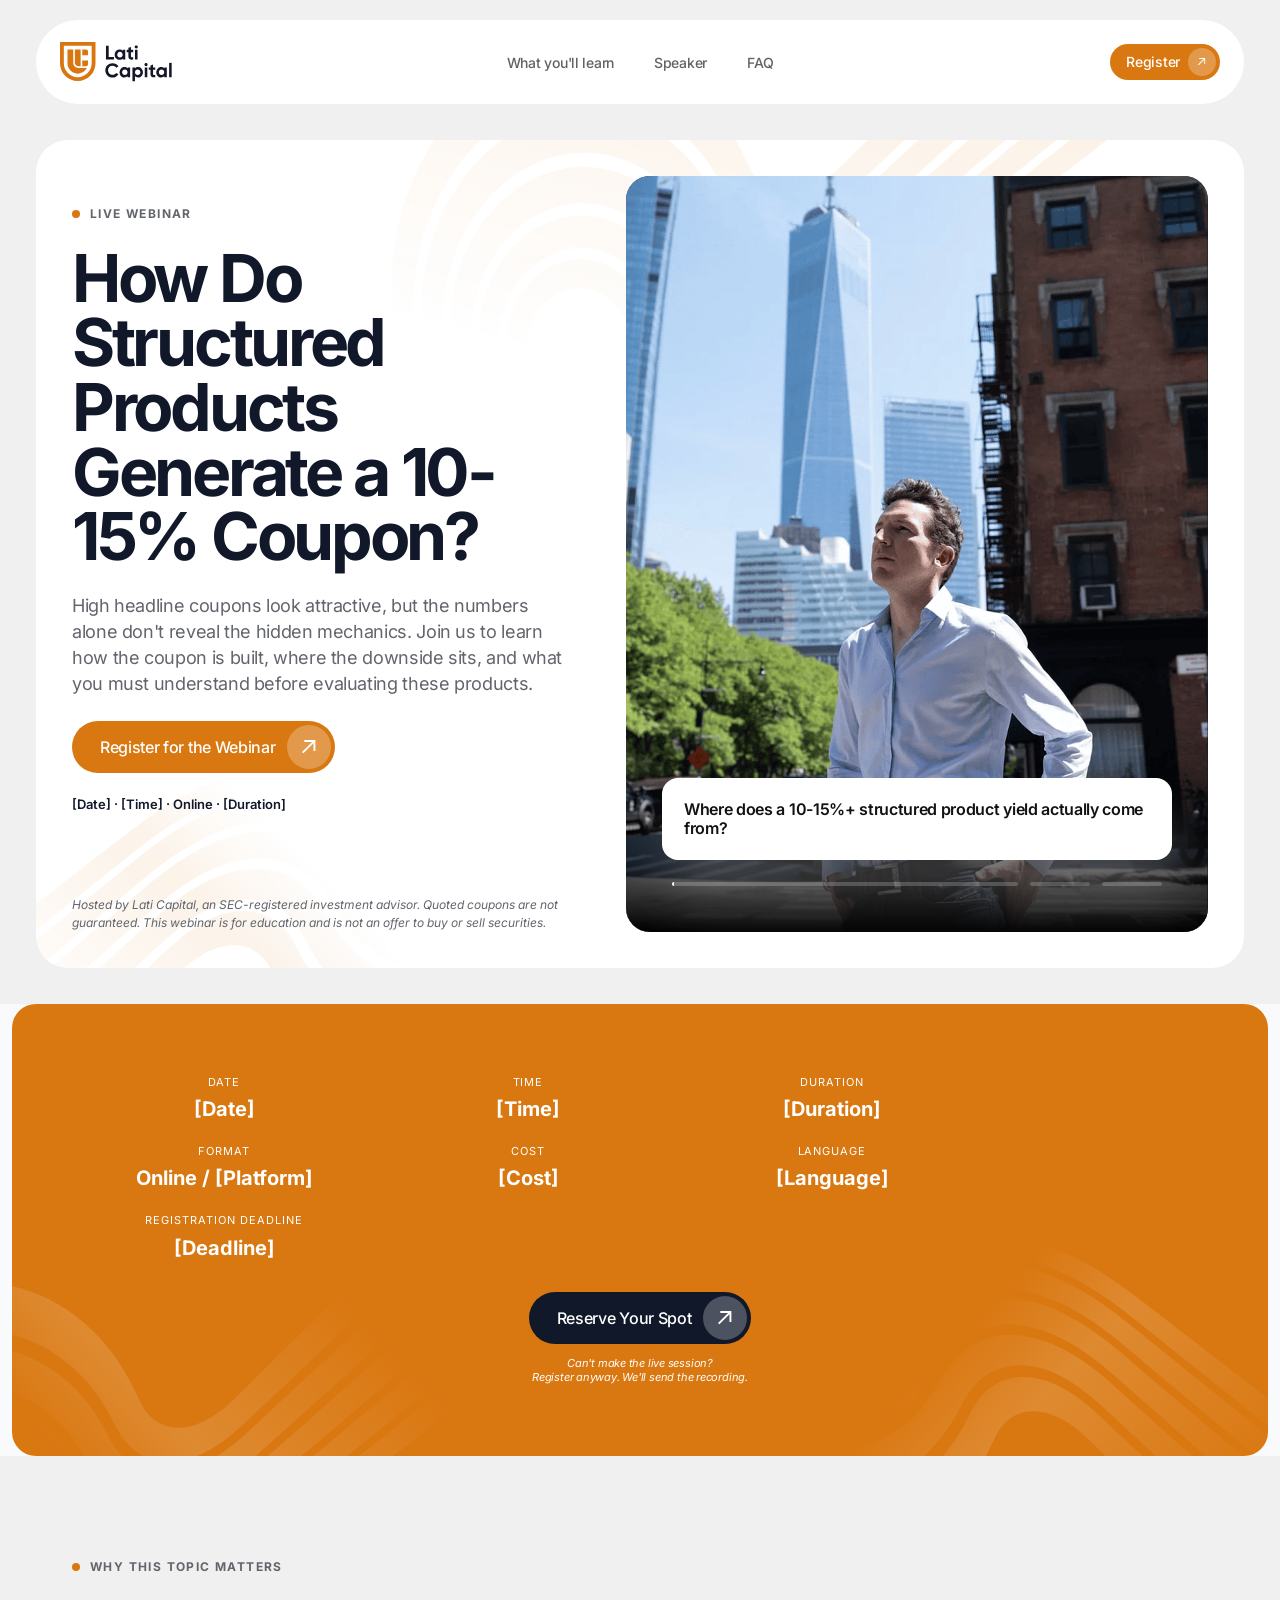
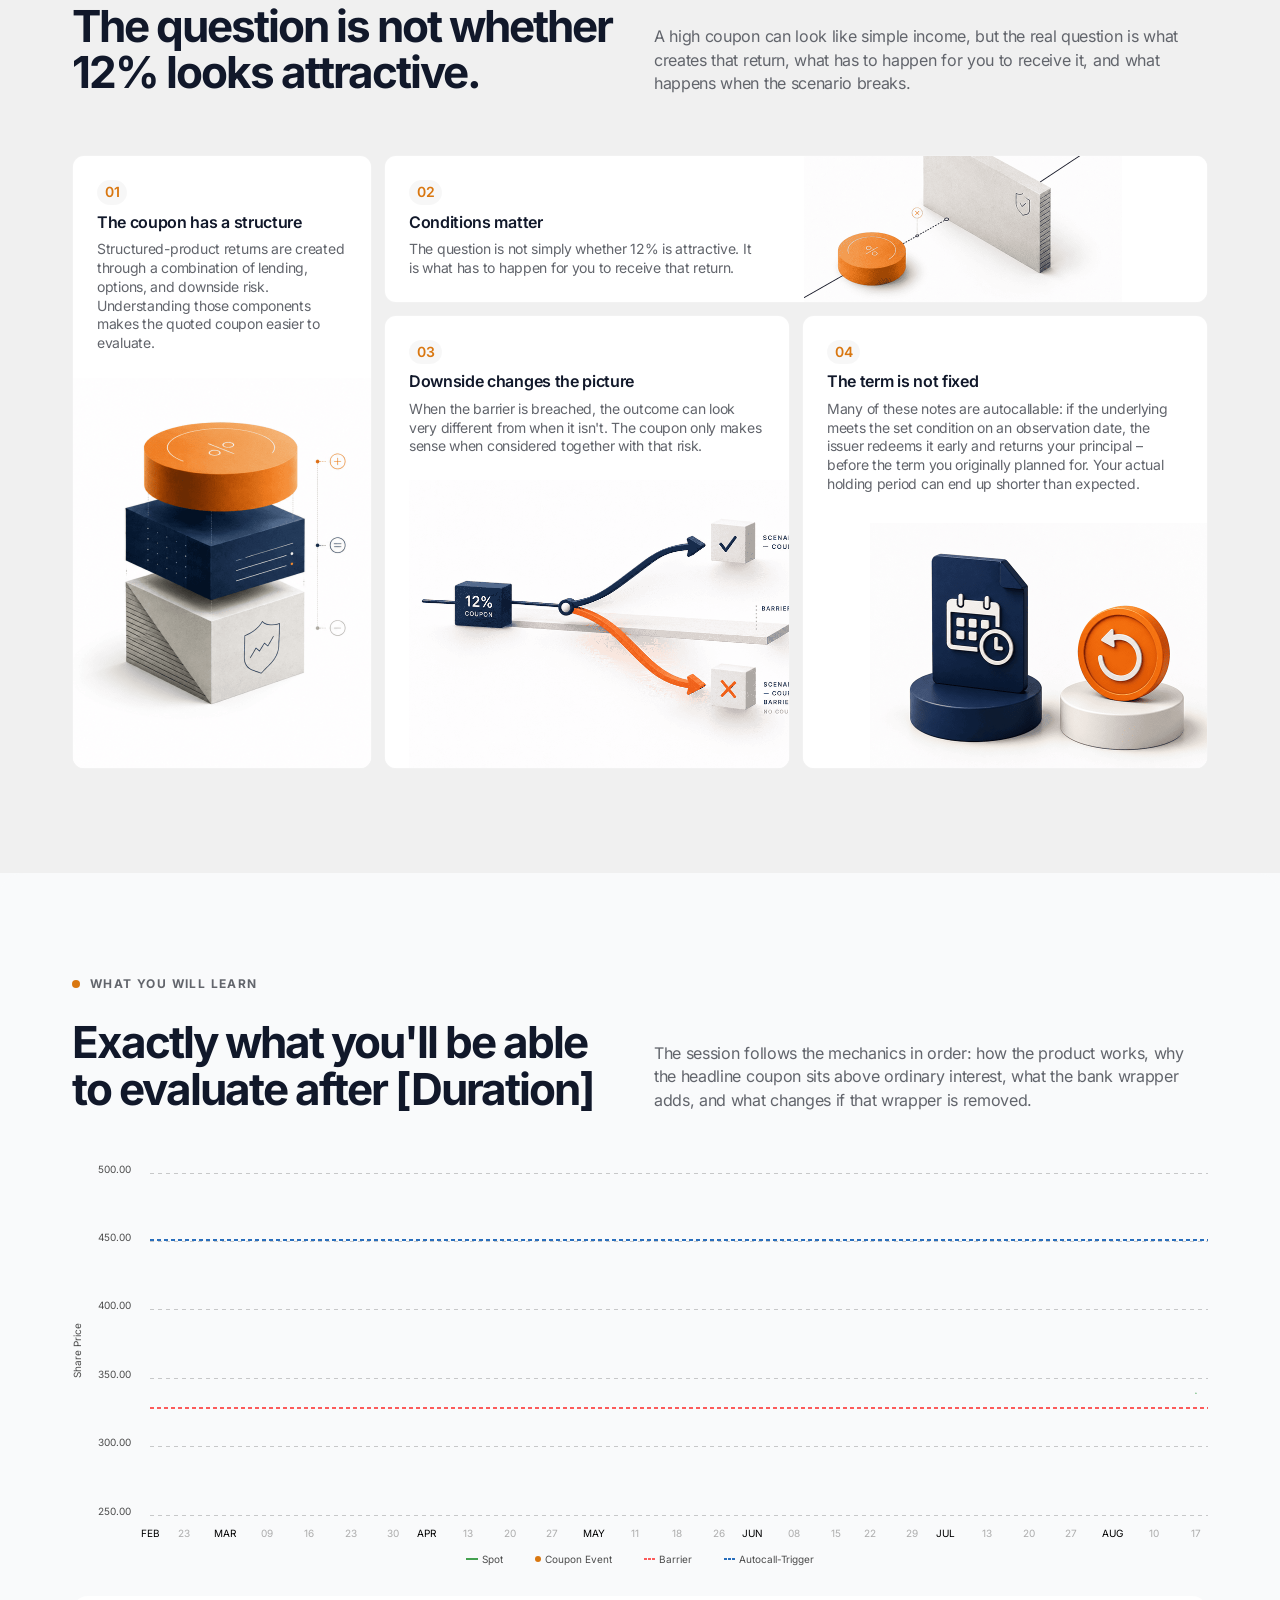
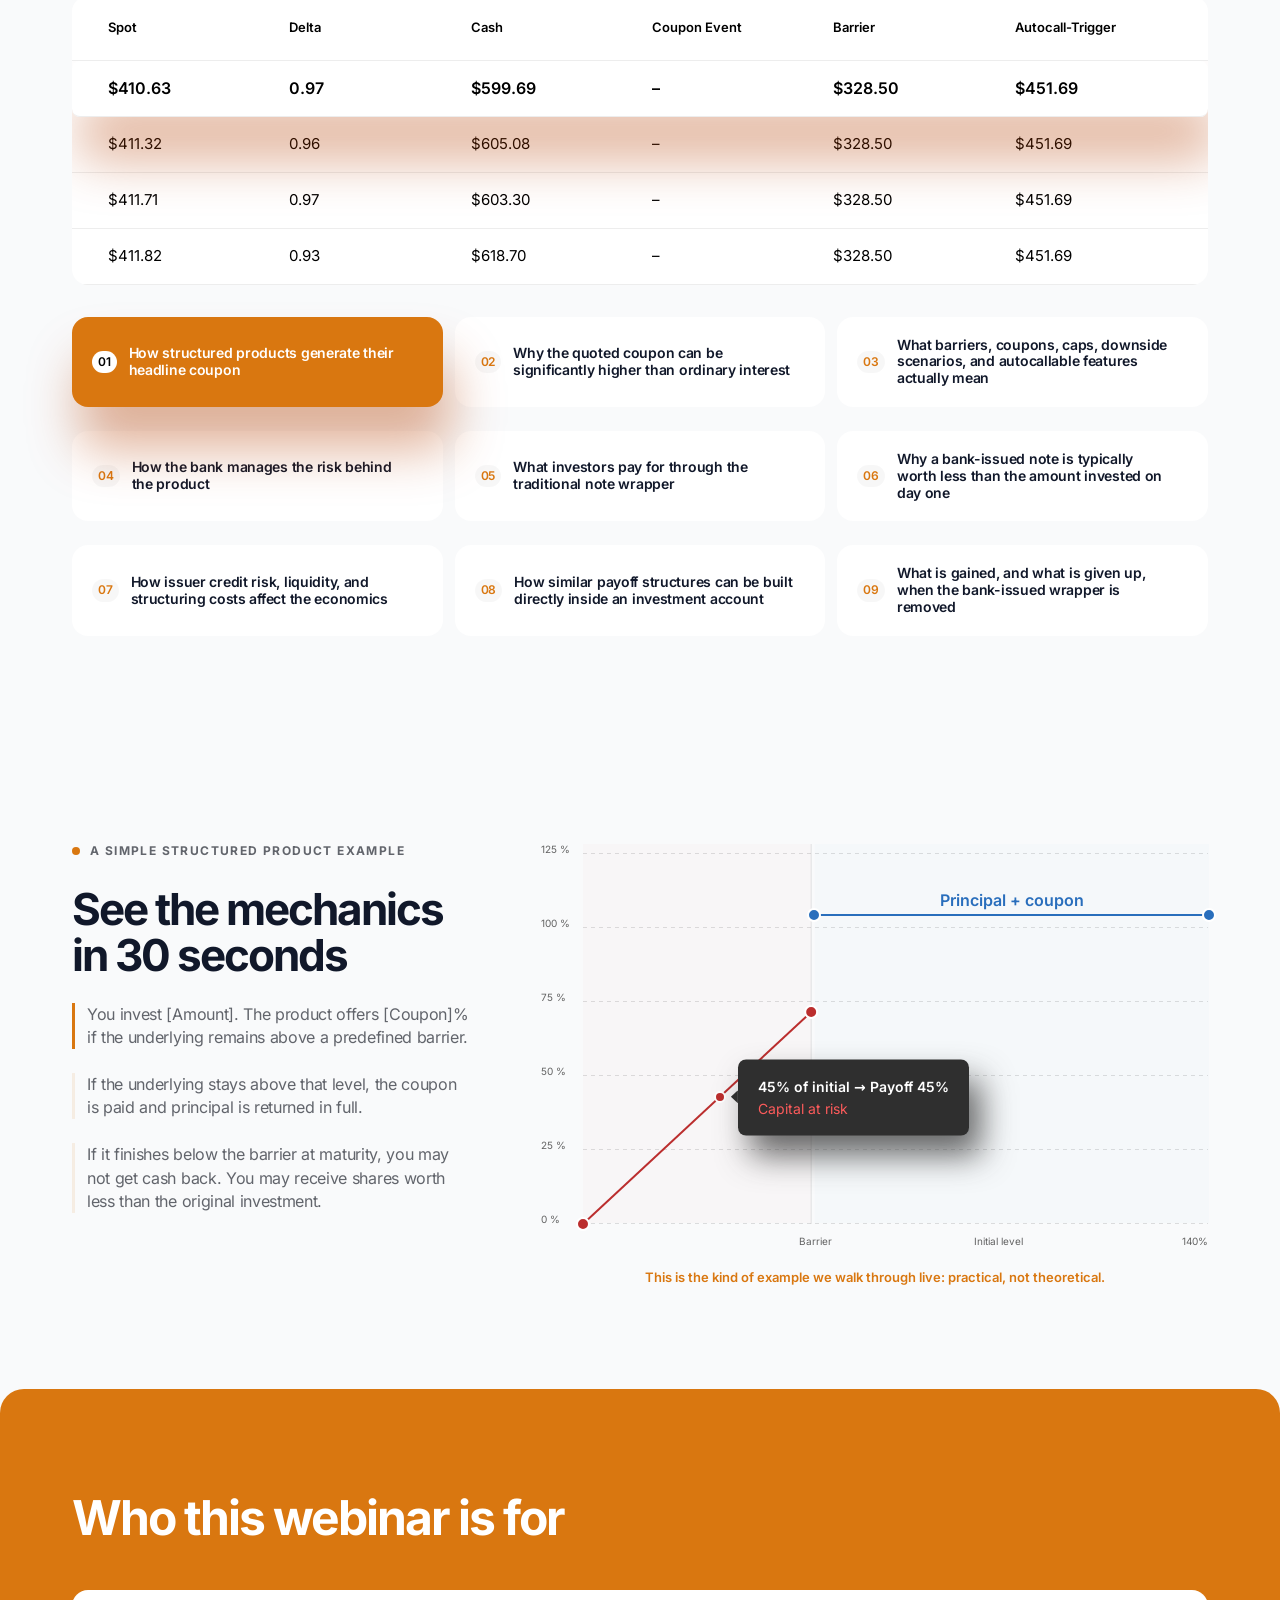
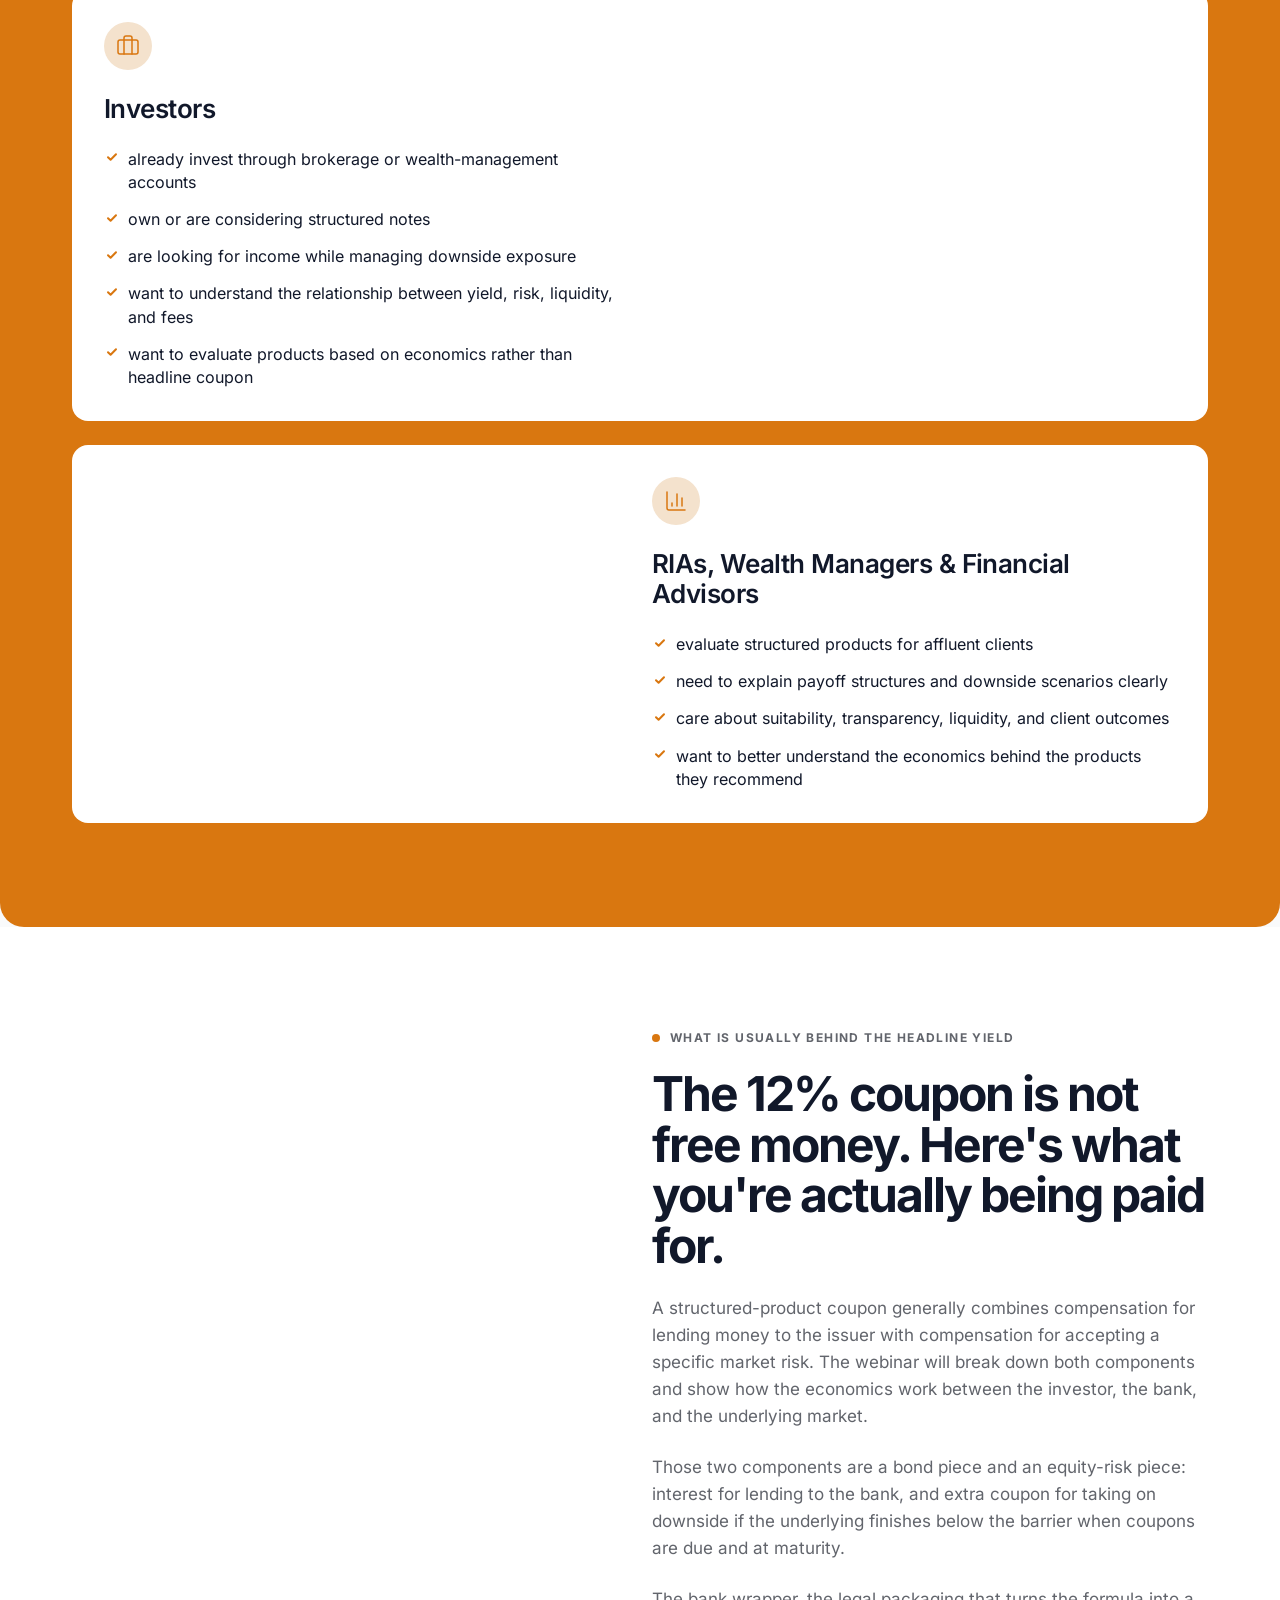
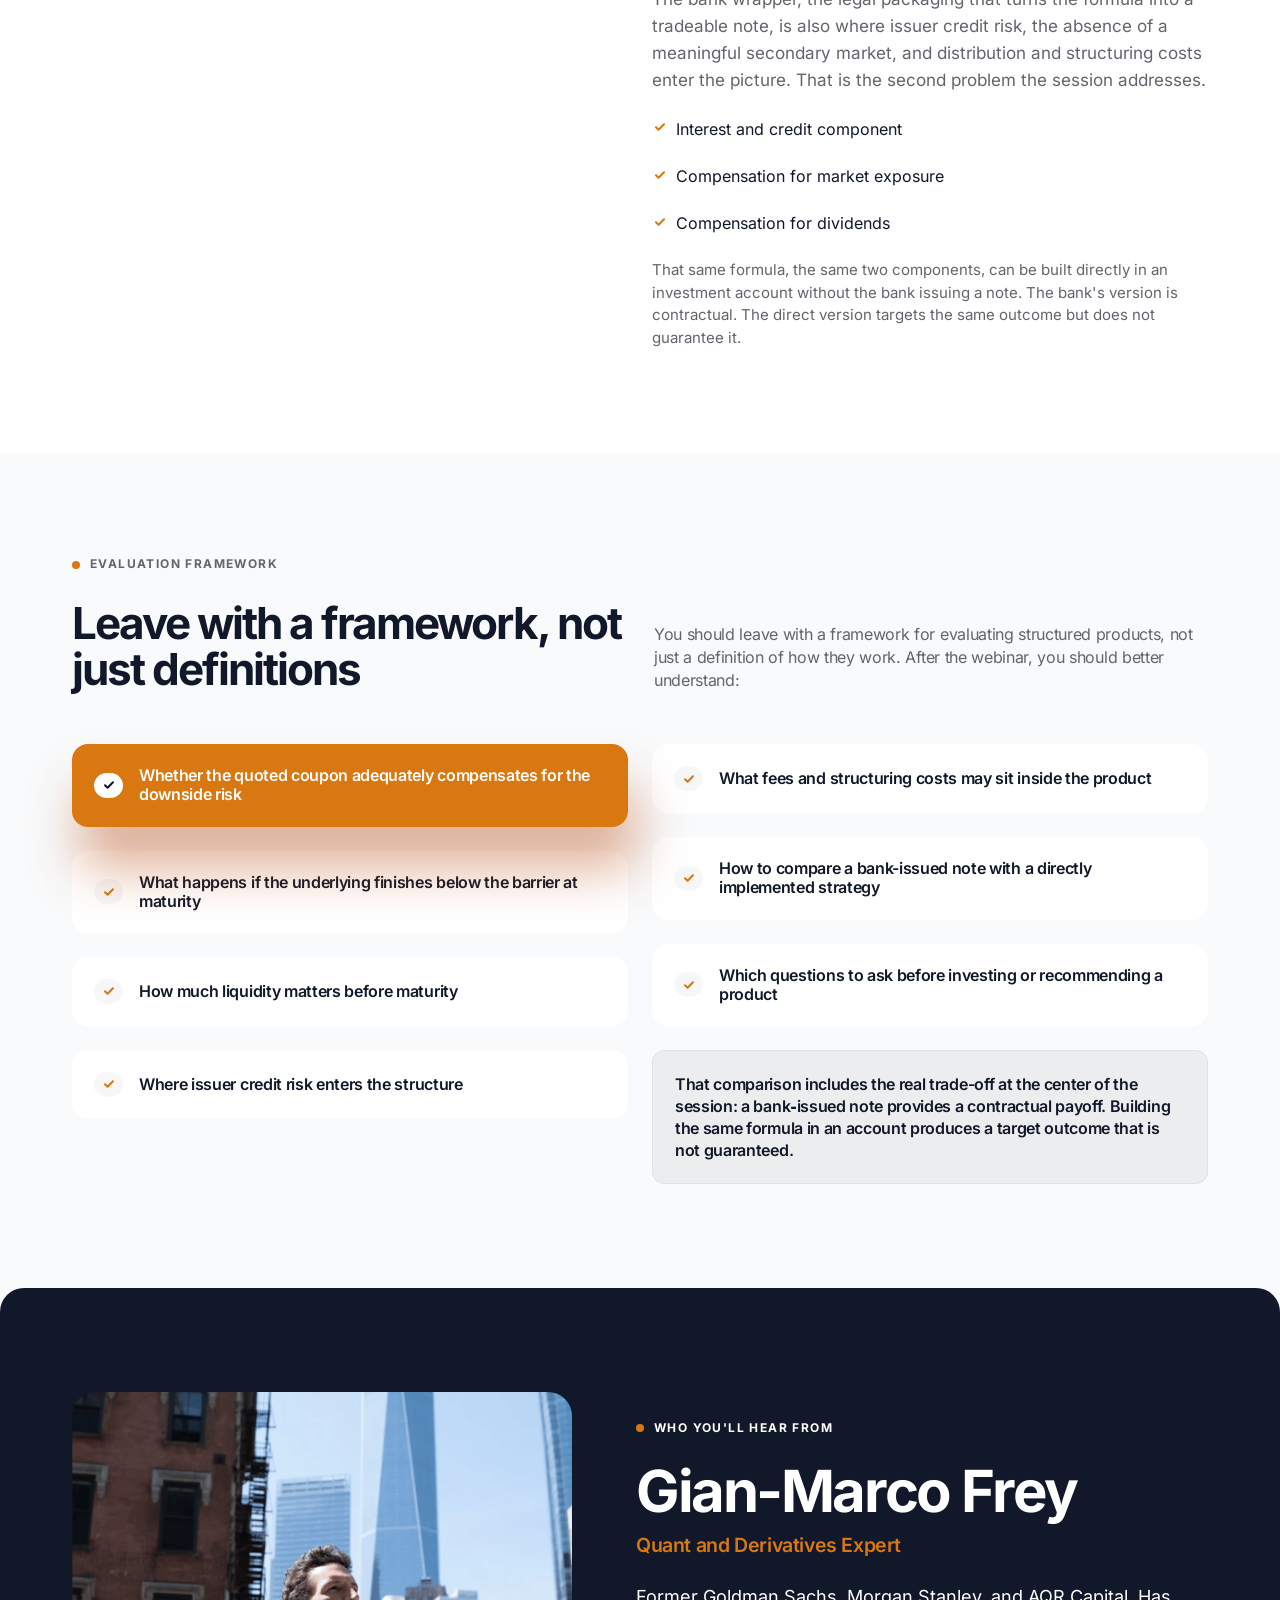
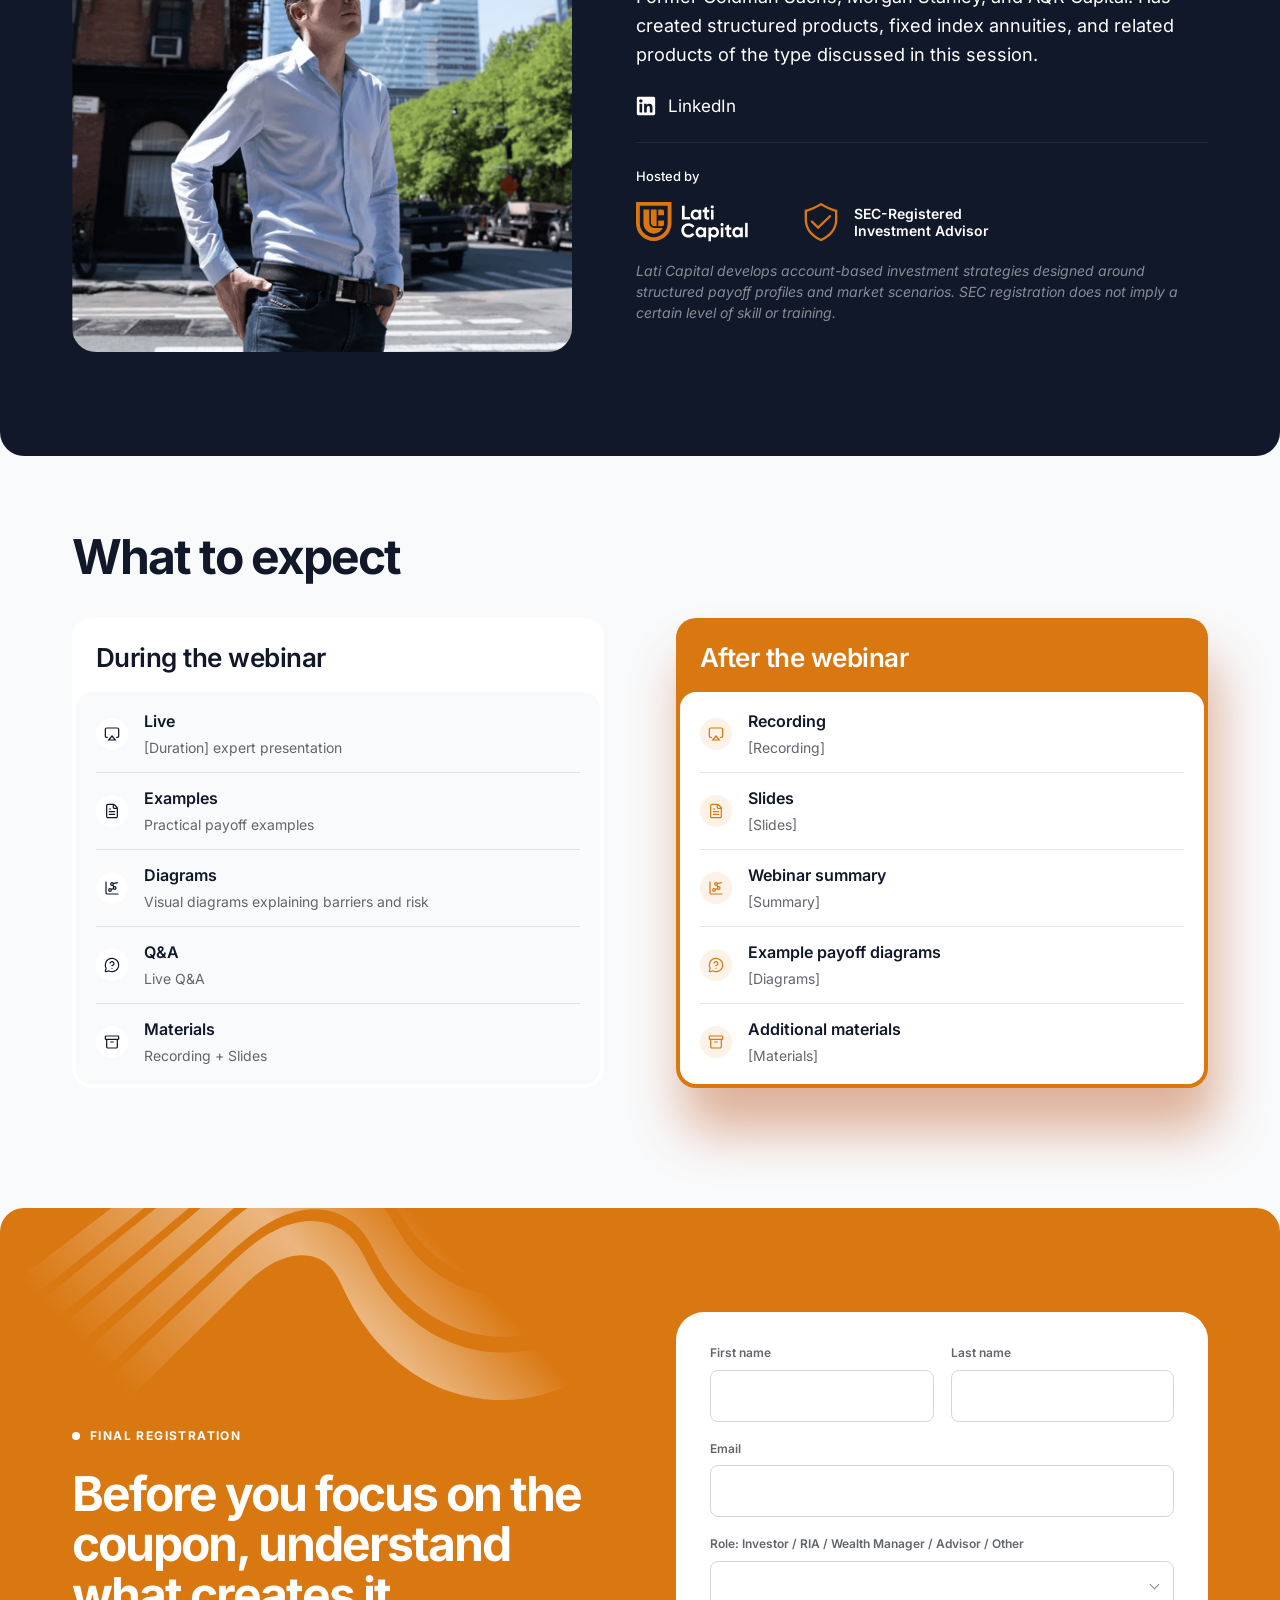
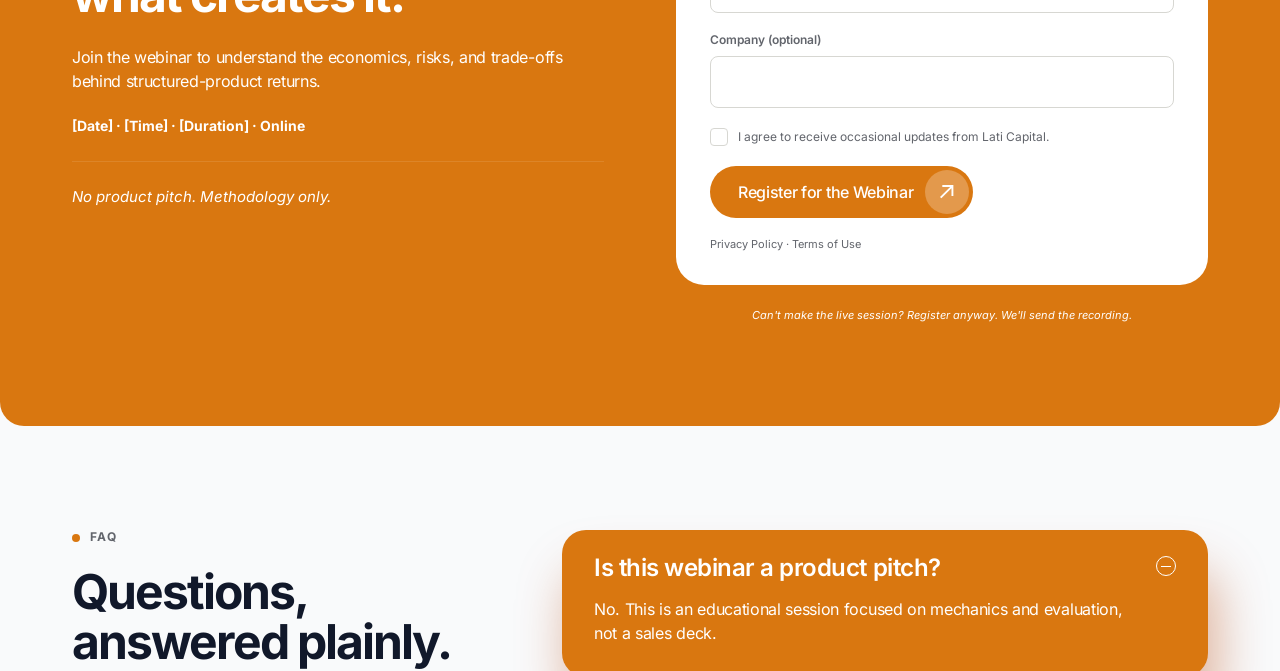
<file: index.html>
<!doctype html>
<html lang="en">
<head>
  <meta charset="utf-8">
  <meta name="viewport" content="width=device-width, initial-scale=1">
  <meta name="robots" content="noindex">
  <title>Lati Capital Webinar — preview</title>
  <meta http-equiv="refresh" content="0; url=theme/">
  <link rel="canonical" href="theme/">
</head>
<body>
  <p><a href="theme/">Open the landing preview</a></p>
</body>
</html>
</file>
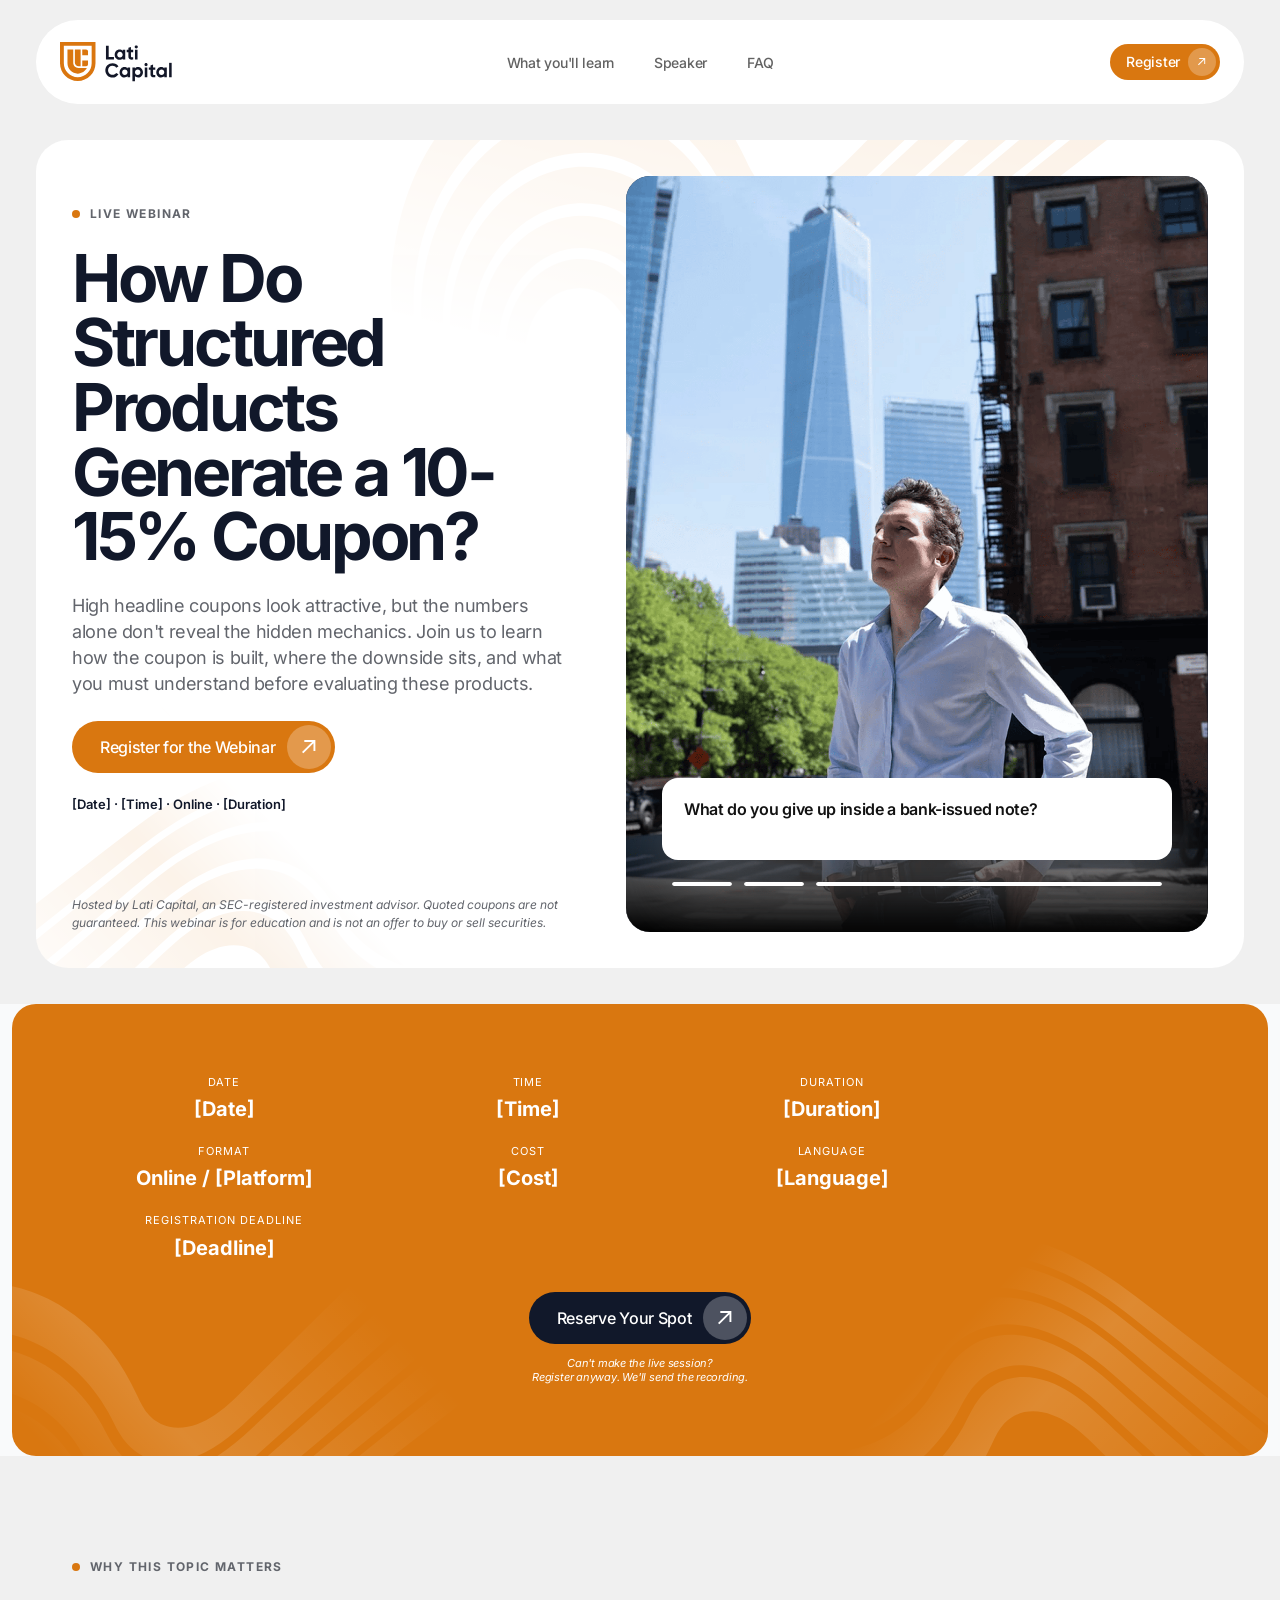
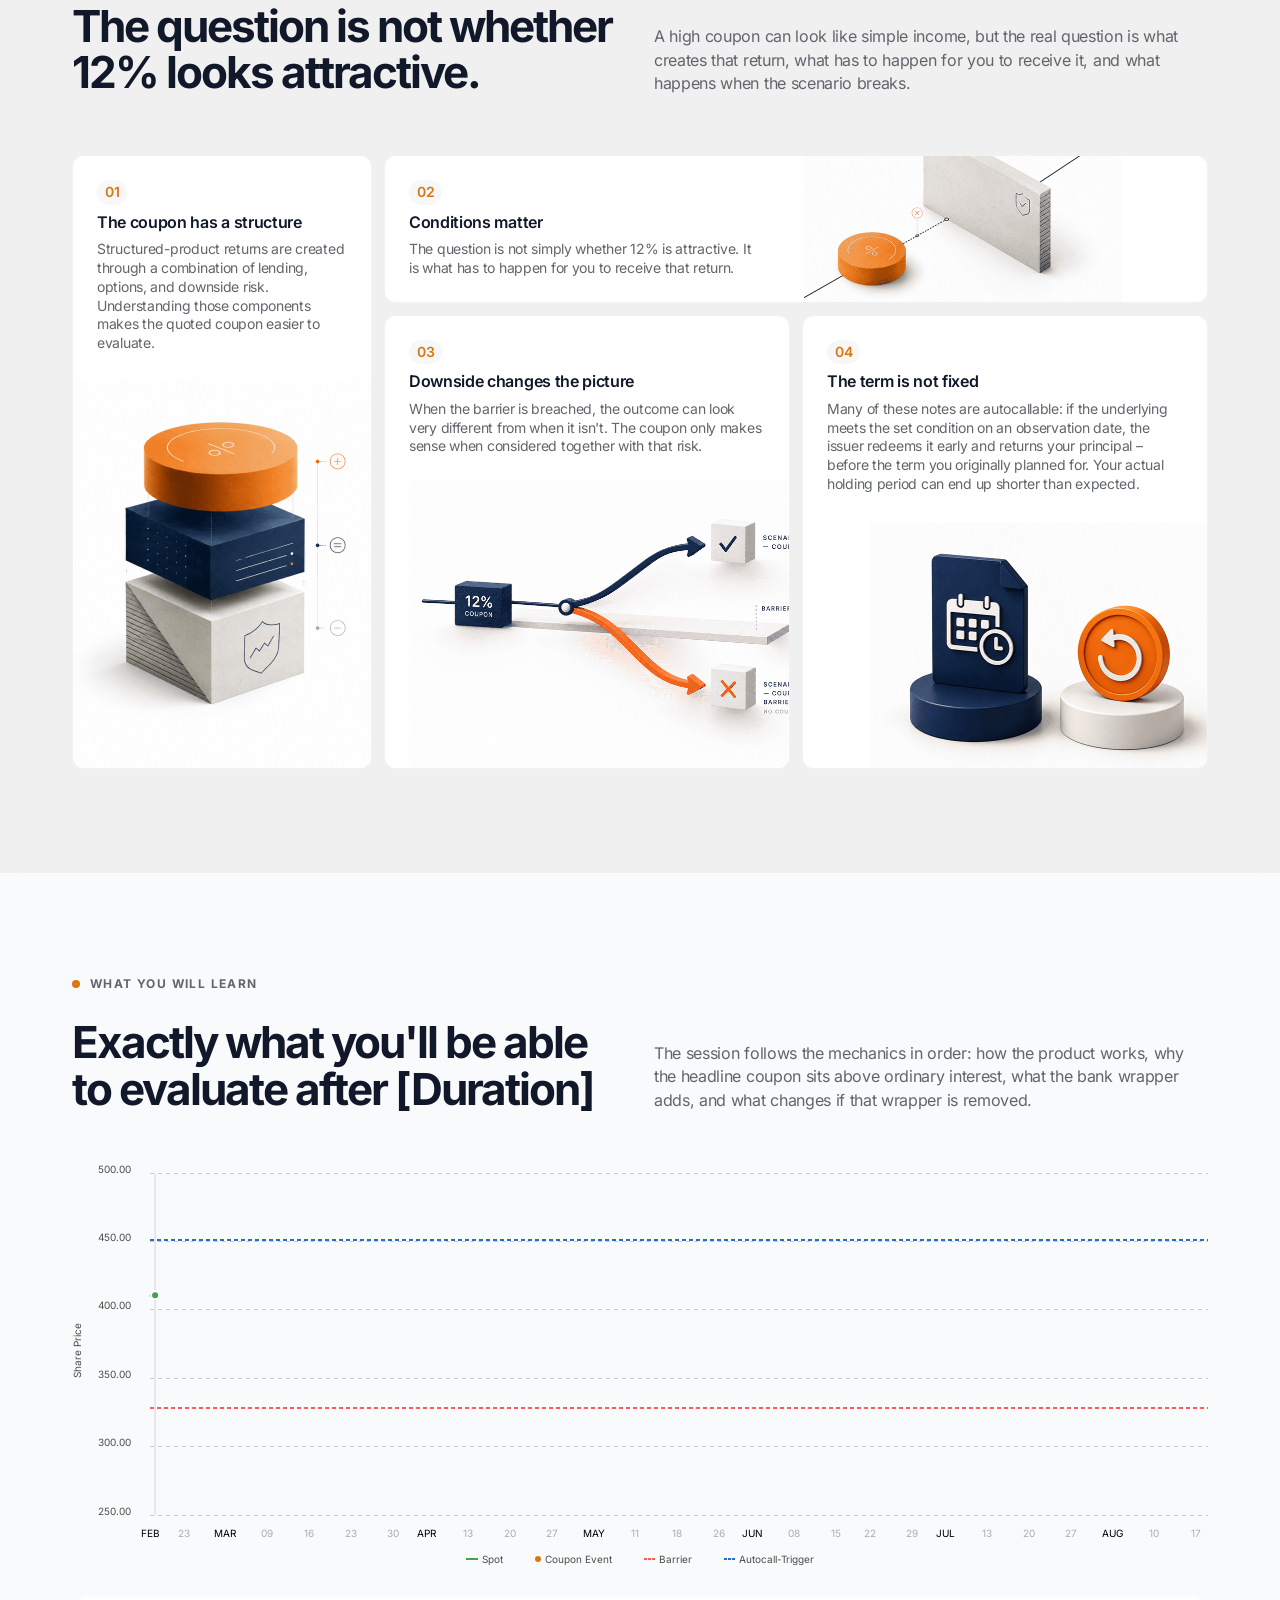
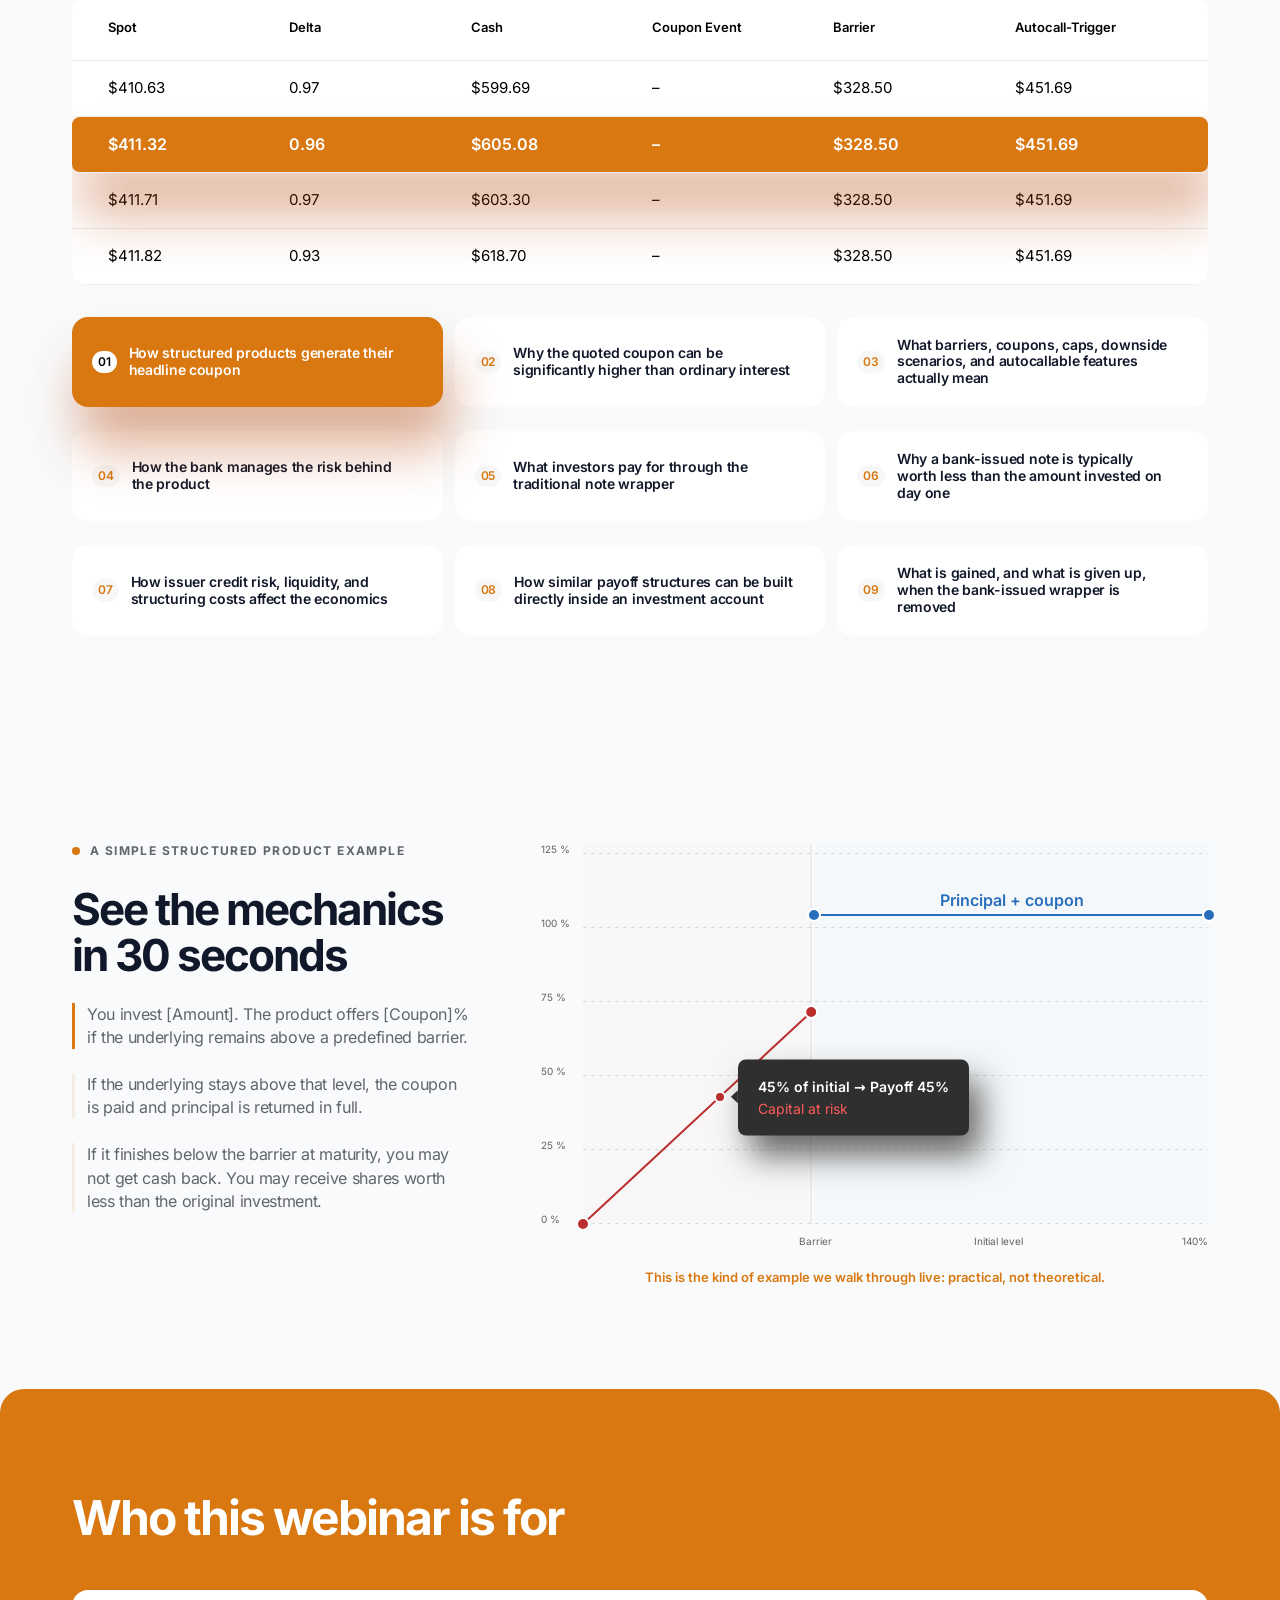
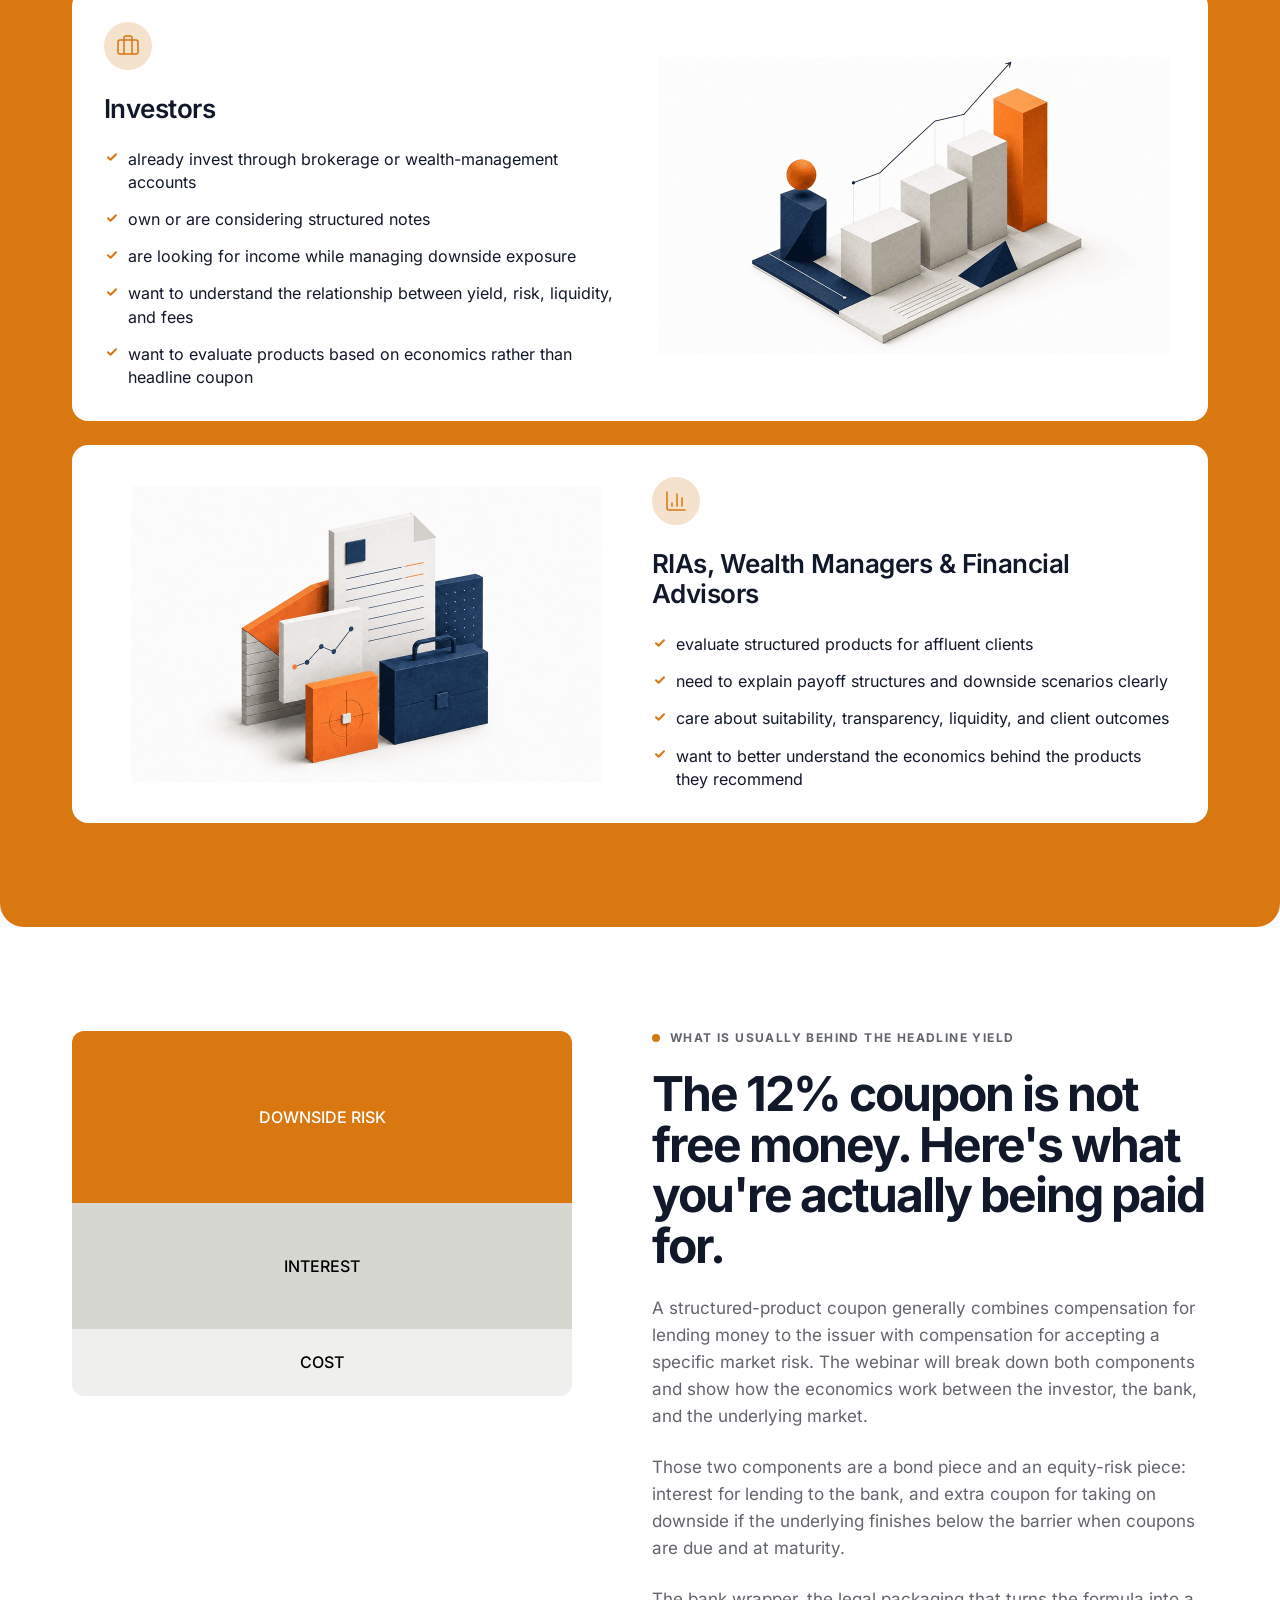
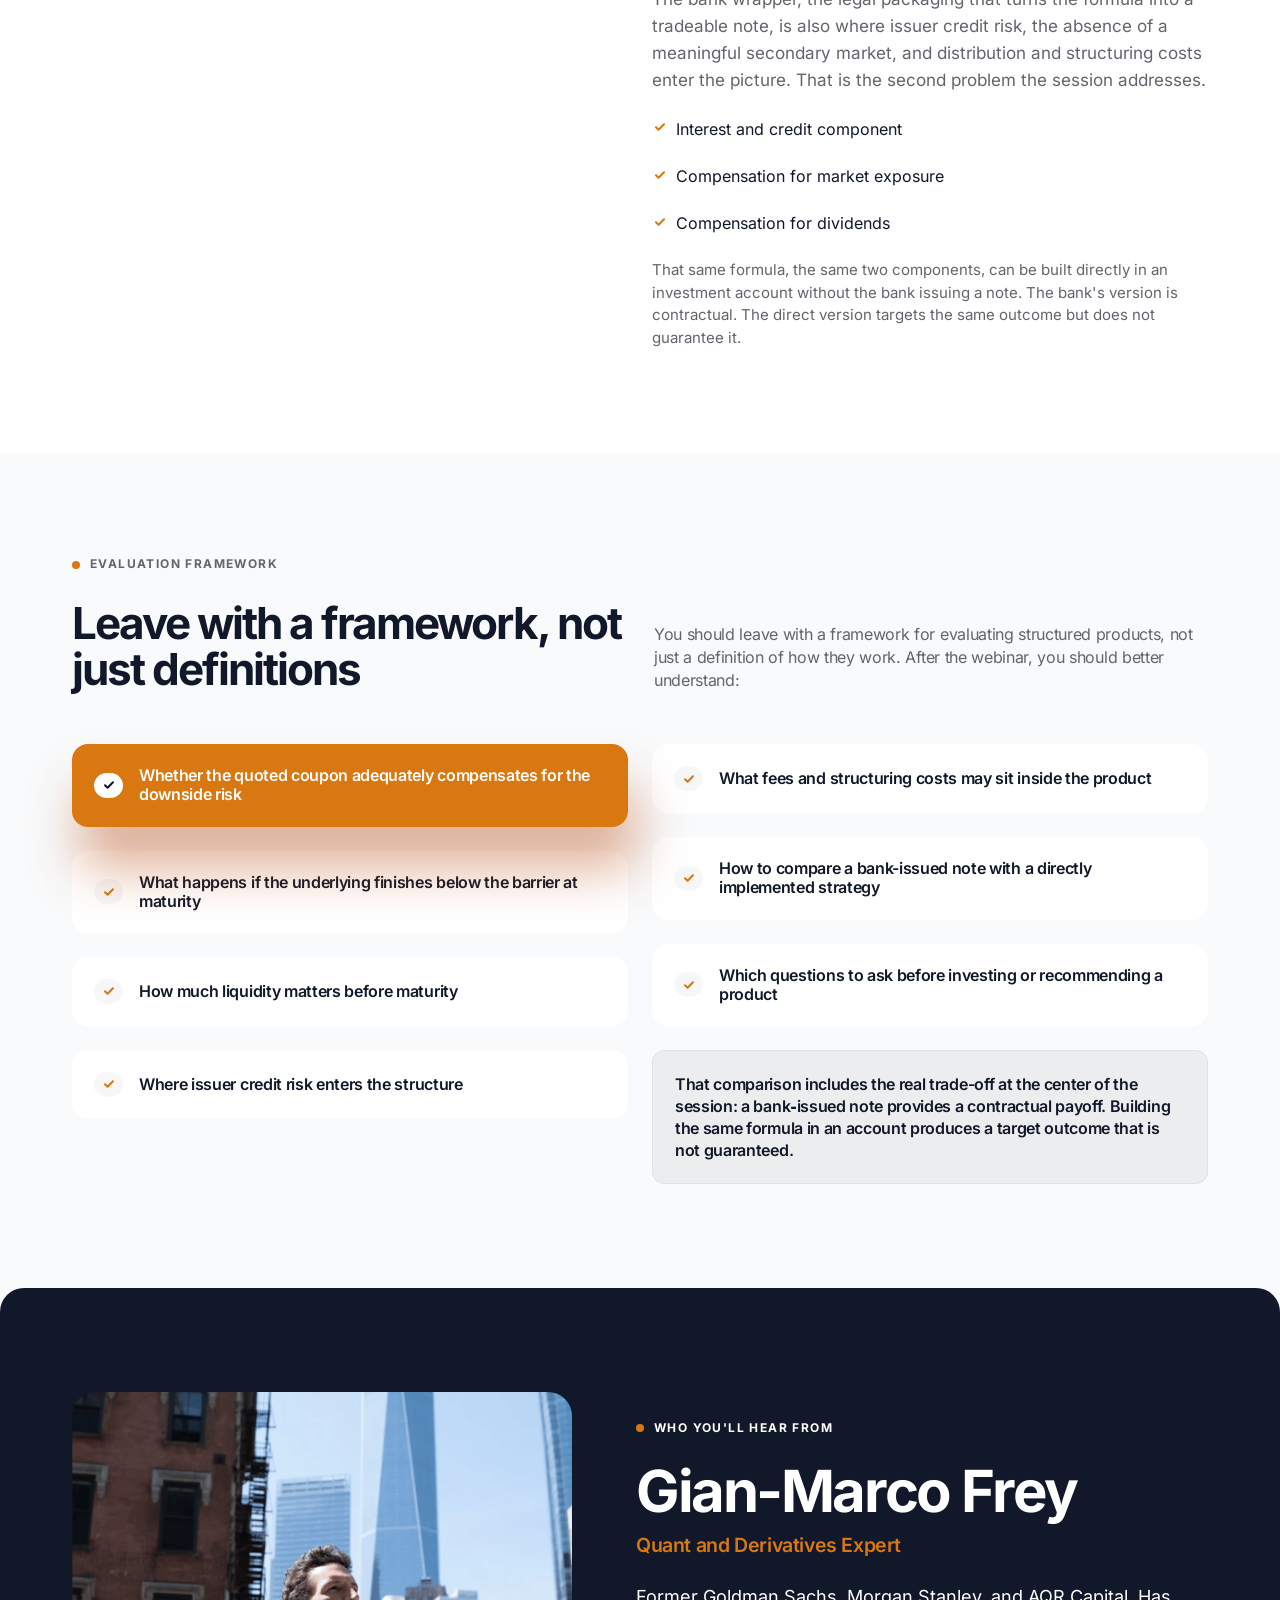
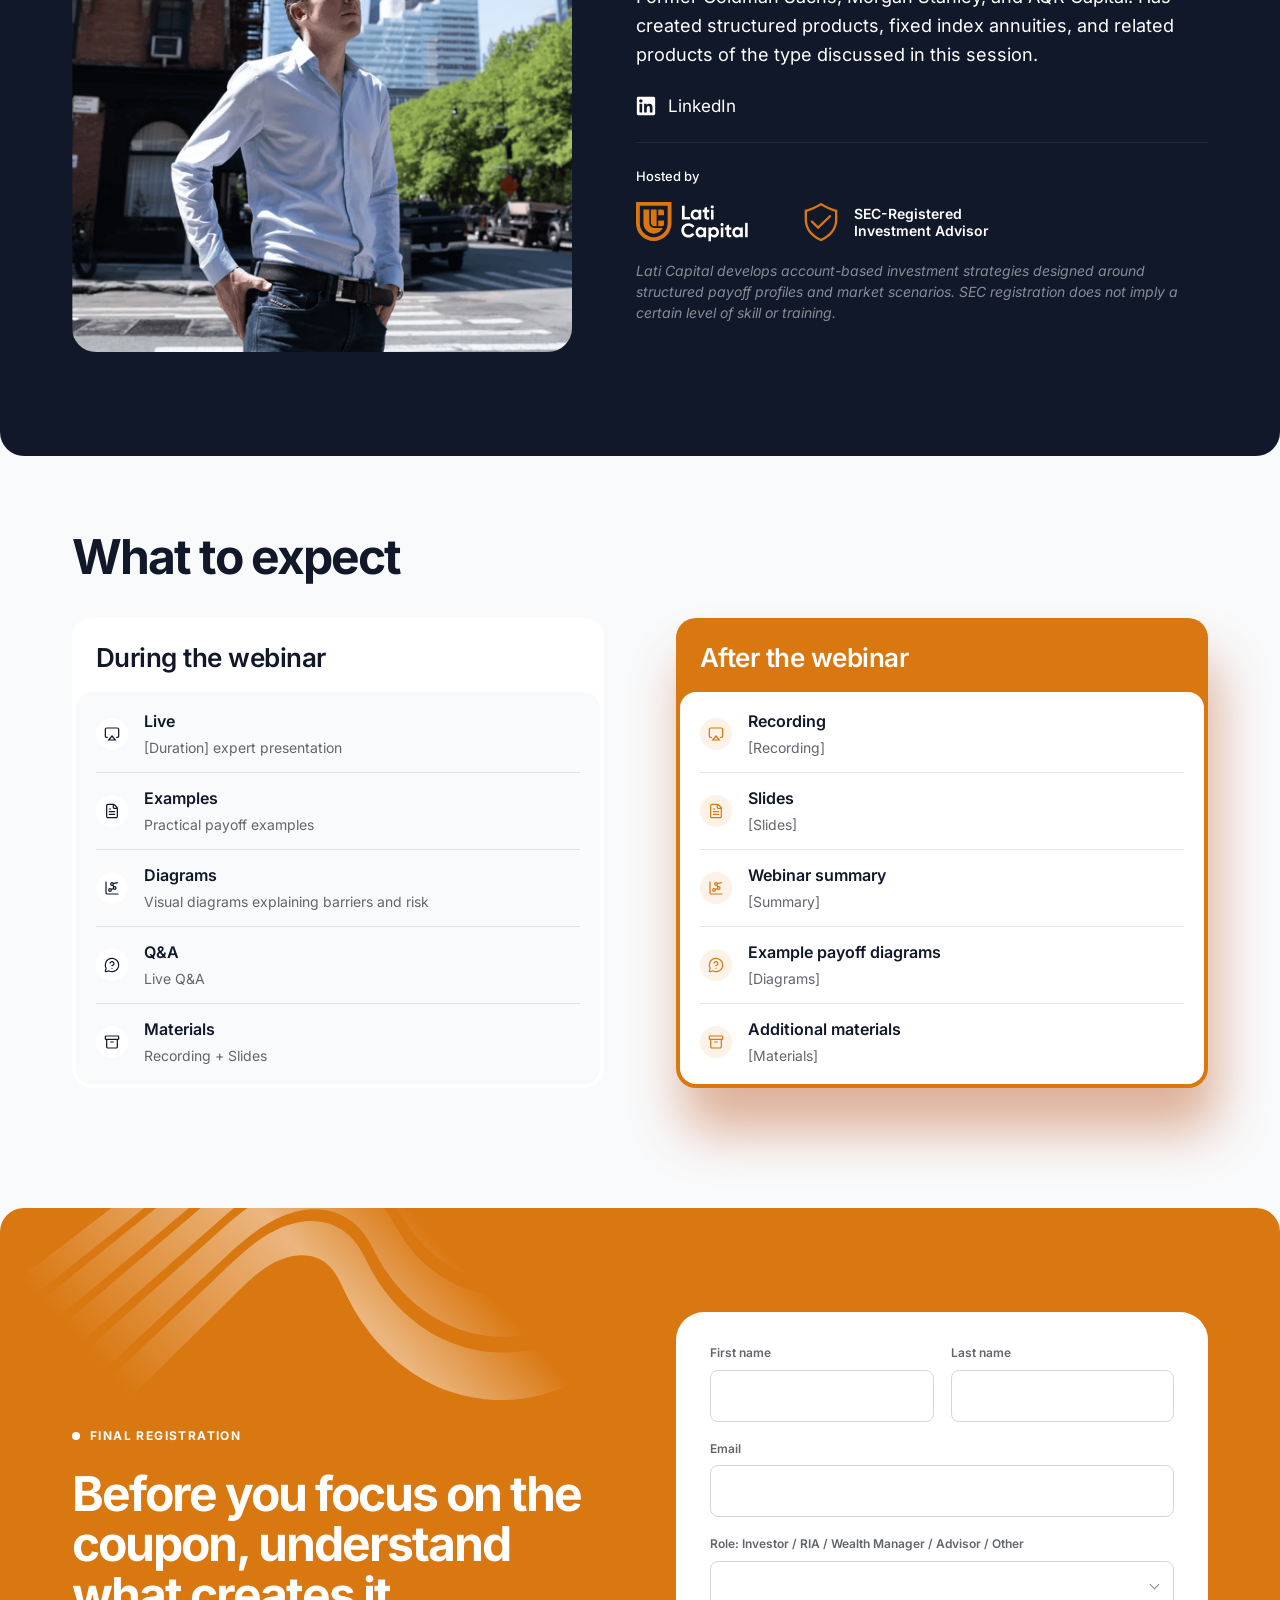
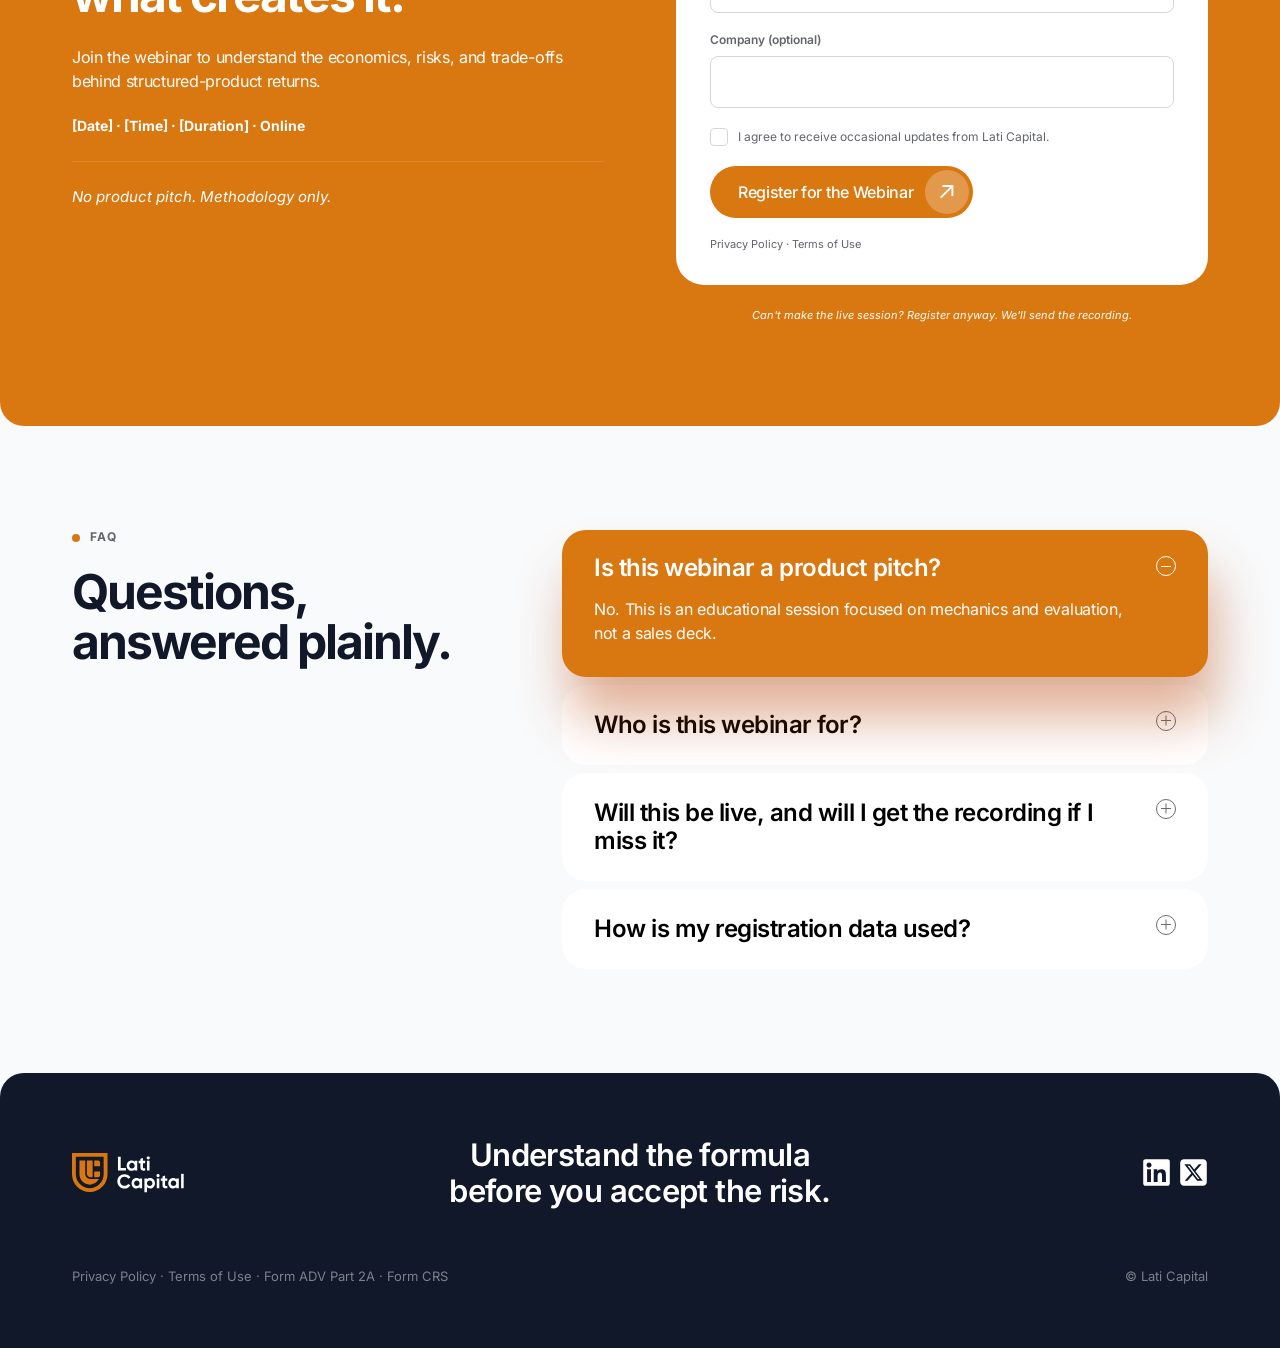
<file: theme/index.html>
<!doctype html>
<html lang="en">

<head>
  <meta charset="utf-8">
  <meta name="viewport" content="width=device-width, initial-scale=1">
  <title>How Do Structured Products Generate a 10-15% Coupon? | Lati Capital Webinar</title>
  <meta name="description"
    content="Educational webinar by Lati Capital: how structured products build a 10-15% coupon, where the downside sits, and how to evaluate them.">

  <link rel="preload" href="fonts/inter-latin.woff2" as="font" type="font/woff2" crossorigin>
  <link rel="preload" href="image/png/hero-image.png" as="image">

  <link rel="stylesheet" href="style/base.css?v=15">
  <link rel="stylesheet" href="style/header.css?v=15">
  <link rel="stylesheet" href="style/hero.css?v=15">
  <link rel="stylesheet" href="style/details.css?v=15">
  <link rel="stylesheet" href="style/why.css?v=15">
  <link rel="stylesheet" href="style/curriculum.css?v=15">
  <link rel="stylesheet" href="style/payoff.css?v=15">
  <link rel="stylesheet" href="style/audience.css?v=15">
  <link rel="stylesheet" href="style/headline.css?v=15">
  <link rel="stylesheet" href="style/framework.css?v=15">
  <link rel="stylesheet" href="style/speaker.css?v=15">
  <link rel="stylesheet" href="style/expect.css?v=15">
  <link rel="stylesheet" href="style/register.css?v=15">
  <link rel="stylesheet" href="style/faq.css?v=15">
  <link rel="stylesheet" href="style/footer.css?v=15">

  <script>document.documentElement.classList.add("js");</script>
</head>

<body>

  <!-- Icon sprite -->
  <svg width="0" height="0" style="position:absolute" aria-hidden="true" focusable="false">
    <!-- Arrow inside every pill button -->
    <symbol id="icon-arrow" viewBox="0 0 8 8">
      <path fill="currentColor"
        d="M0.777593 7.63636L0 6.85978L5.7821 1.07526H1.31593L1.3259 0H7.63636V6.3122H6.54973L6.5597 1.85184L0.777593 7.63636Z" />
    </symbol>
    <symbol id="icon-check" viewBox="0 0 16 16">
      <path d="M4 8.2 6.6 10.8 12 5.2" fill="none" stroke="currentColor" stroke-width="2" stroke-linecap="round"
        stroke-linejoin="round" />
    </symbol>
    <symbol id="icon-airplay" viewBox="0 0 16 16">
      <path
        d="M3.33317 11.3333H2.66645C2.3128 11.3333 1.97363 11.1929 1.72356 10.9428C1.47349 10.6928 1.33301 10.3536 1.33301 10V3.33333C1.33301 2.97971 1.47349 2.64057 1.72356 2.39052C1.97363 2.14048 2.3128 2 2.66645 2H13.334C13.6876 2 14.0268 2.14048 14.2769 2.39052C14.5269 2.64057 14.6674 2.97971 14.6674 3.33333V10C14.6674 10.3536 14.5269 10.6928 14.2769 10.9428C14.0268 11.1929 13.6876 11.3333 13.334 11.3333H12.6672M8.00021 10L11.3338 14H4.66661L8.00021 10Z"
        fill="none" stroke="currentColor" stroke-width="1.23636" stroke-linecap="round" />
    </symbol>
    <symbol id="icon-play" viewBox="0 0 16 16">
      <path d="M4.667 2.667 12.667 8l-8 5.333V2.667Z" fill="none" stroke="currentColor" stroke-width="1.33"
        stroke-linejoin="round" />
    </symbol>
    <symbol id="icon-file" viewBox="0 0 16 16">
      <path
        d="M9.33299 1.33301H4.00019C3.64661 1.33301 3.3075 1.4735 3.05748 1.72357C2.80745 1.97363 2.66699 2.3128 2.66699 2.66645V13.334C2.66699 13.6876 2.80745 14.0268 3.05748 14.2769C3.3075 14.5269 3.64661 14.6674 4.00019 14.6674H11.9994C12.353 14.6674 12.6921 14.5269 12.9421 14.2769C13.1921 14.0268 13.3326 13.6876 13.3326 13.334V5.33333M9.33299 1.33301C9.54401 1.33267 9.753 1.37408 9.94795 1.45487C10.1429 1.53565 10.3199 1.65421 10.4689 1.80371L12.8606 4.19591C13.0105 4.34492 13.1294 4.52216 13.2104 4.71739C13.2914 4.91261 13.3329 5.12196 13.3326 5.33333M9.33299 1.33301V4.66661C9.33299 4.84343 9.40322 5.01301 9.52823 5.13805C9.65324 5.26308 9.8228 5.33333 9.99959 5.33333L13.3326 5.33333M6.66659 6.00005H5.33339M10.6662 8.66693H5.33339M10.6662 11.3338H5.33339"
        fill="none" stroke="currentColor" stroke-width="1.23636" stroke-linecap="round" />
    </symbol>
    <symbol id="icon-diagram" viewBox="0 0 16 16">
      <path
        d="M8.73991 5.10938L9.92658 6.89071M9.44126 8.52539L7.22526 9.47472M13.3333 2.66667L9.29329 3.67667M2 2V12.6667C2 13.0203 2.14048 13.3594 2.39052 13.6095C2.64057 13.8595 2.97971 14 3.33333 14H14M9.33333 4C9.33333 4.73638 8.73638 5.33333 8 5.33333C7.26362 5.33333 6.66667 4.73638 6.66667 4C6.66667 3.26362 7.26362 2.66667 8 2.66667C8.73638 2.66667 9.33333 3.26362 9.33333 4ZM12 8C12 8.73638 11.403 9.33333 10.6667 9.33333C9.93029 9.33333 9.33333 8.73638 9.33333 8C9.33333 7.26362 9.93029 6.66667 10.6667 6.66667C11.403 6.66667 12 7.26362 12 8ZM7.33333 10C7.33333 10.7364 6.73638 11.3333 6 11.3333C5.26362 11.3333 4.66667 10.7364 4.66667 10C4.66667 9.26362 5.26362 8.66667 6 8.66667C6.73638 8.66667 7.33333 9.26362 7.33333 10Z"
        fill="none" stroke="currentColor" stroke-width="1.23636" stroke-linecap="round" />
    </symbol>
    <symbol id="icon-question" viewBox="0 0 16 16">
      <path
        d="M6.05994 5.99974C6.21669 5.55415 6.52608 5.17842 6.93331 4.93909C7.34055 4.69975 7.81934 4.61227 8.2849 4.69212C8.75046 4.77198 9.17273 5.01402 9.47693 5.37538C9.78113 5.73674 9.94762 6.1941 9.94691 6.66646C9.94691 7.99989 7.94676 8.6666 7.94676 8.6666M8.0002 11.3337H8.00687M1.99419 10.8948C2.09222 11.1421 2.11405 11.4131 2.05686 11.6729L1.3468 13.8664C1.32392 13.9776 1.32984 14.0929 1.36399 14.2012C1.39814 14.3095 1.45939 14.4073 1.54193 14.4853C1.62447 14.5633 1.72557 14.6189 1.83564 14.6469C1.94571 14.6748 2.0611 14.6742 2.17087 14.6451L4.44638 13.9797C4.69154 13.9311 4.94544 13.9523 5.1791 14.0411C6.60281 14.7059 8.21559 14.8466 9.7329 14.4382C11.2502 14.0299 12.5745 13.0988 13.4722 11.8091C14.3699 10.5195 14.7833 8.95429 14.6394 7.38961C14.4955 5.82492 13.8036 4.36134 12.6857 3.25707C11.5679 2.15281 10.096 1.47884 8.52962 1.35407C6.96329 1.2293 5.40321 1.66175 4.12465 2.57512C2.84609 3.48849 1.9312 4.82408 1.54141 6.34626C1.15162 7.86843 1.31198 9.47936 1.99419 10.8948Z"
        fill="none" stroke="currentColor" stroke-width="1.23636" stroke-linecap="round" />
    </symbol>
    <symbol id="icon-archive" viewBox="0 0 16 16">
      <path
        d="M2.66645 5.33333V12.6667C2.66645 13.0203 2.80693 13.3594 3.057 13.6095C3.30707 13.8595 3.64624 14 3.99989 14H12.0005C12.3542 14 12.6933 13.8595 12.9434 13.6095C13.1935 13.3594 13.334 13.0203 13.334 12.6667V5.33333M6.66677 8H9.33365M1.99973 2H14.0007C14.3689 2 14.6674 2.29848 14.6674 2.66667V4.66667C14.6674 5.03486 14.3689 5.33333 14.0007 5.33333H1.99973C1.63151 5.33333 1.33301 5.03486 1.33301 4.66667V2.66667C1.33301 2.29848 1.63151 2 1.99973 2Z"
        fill="none" stroke="currentColor" stroke-width="1.23636" stroke-linecap="round" />
    </symbol>
    <symbol id="icon-briefcase" viewBox="0 0 24 24">
      <g fill="none" stroke="currentColor" stroke-width="1.5" stroke-linecap="round" stroke-linejoin="round">
        <path d="M16 20V4a2 2 0 0 0-2-2h-4a2 2 0 0 0-2 2v16" />
        <rect width="20" height="14" x="2" y="6" rx="2" />
      </g>
    </symbol>
    <symbol id="icon-chart" viewBox="0 0 24 24">
      <g fill="none" stroke="currentColor" stroke-width="1.5" stroke-linecap="round" stroke-linejoin="round">
        <path d="M3 3v16a2 2 0 0 0 2 2h16" />
        <path d="M18 17V9" />
        <path d="M13 17V5" />
        <path d="M8 17v-3" />
      </g>
    </symbol>
  </svg>

  <!-- ======================= Header ======================= -->
  <header class="site-header" data-header>
    <div class="site-header__inner">
      <div class="site-header__bar">
        <a class="site-header__logo" href="#top" aria-label="Lati Capital — back to top">
          <img src="image/svg/logo.svg" width="118" height="40" alt="Lati Capital">
        </a>

        <nav class="site-header__nav" aria-label="Main">
          <ul class="site-header__menu">
            <li><a href="#learn">What you'll learn</a></li>
            <li><a href="#speaker">Speaker</a></li>
            <li><a href="#faq">FAQ</a></li>
          </ul>
        </nav>

        <div class="site-header__actions">
          <a class="btn btn--sm site-header__cta" href="#register">
            Register
            <span class="btn__icon" aria-hidden="true"><svg>
                <use href="#icon-arrow" />
              </svg></span>
          </a>
          <button class="site-header__burger" type="button" aria-expanded="false" aria-controls="mobile-menu"
            aria-label="Open menu" data-menu-toggle>
            <span></span>
          </button>
        </div>
      </div>
    </div>

    <!-- Tablet / mobile menu -->
    <div class="menu-backdrop" data-menu-backdrop aria-hidden="true"></div>
    <div class="mobile-menu" id="mobile-menu" data-menu hidden>
      <ul class="mobile-menu__list">
        <li><a href="#learn">What you'll learn</a></li>
        <li><a href="#speaker">Speaker</a></li>
        <li><a href="#faq">FAQ</a></li>
      </ul>
      <a class="btn mobile-menu__cta" href="#register">
        Register for the Webinar
        <span class="btn__icon" aria-hidden="true"><svg>
            <use href="#icon-arrow" />
          </svg></span>
      </a>
    </div>
  </header>

  <main id="top">

    <!-- ======================= Hero ======================= -->
    <section class="hero" aria-labelledby="hero-title">
      <div class="hero__card">
        <img class="hero__lines hero__lines--top" src="image/svg/hero-lines-top.svg" alt="" aria-hidden="true">
        <img class="hero__lines hero__lines--bottom" src="image/svg/hero-lines-bottom.svg" alt="" aria-hidden="true">

        <div class="hero__inner container">
          <div class="hero__copy">
            <div class="hero__main">
              <p class="eyebrow">Live webinar</p>
              <h1 class="hero__title" id="hero-title">How Do Structured Products Generate a 10-15% Coupon?</h1>
              <p class="hero__lead">High headline coupons look attractive, but the numbers alone don't reveal the hidden
                mechanics. Join us to learn how the coupon is built, where the downside sits, and what you must
                understand before evaluating these products.</p>
              <a class="btn btn--block-mobile" href="#register">
                Register for the Webinar
                <span class="btn__icon" aria-hidden="true"><svg>
                    <use href="#icon-arrow" />
                  </svg></span>
              </a>
              <p class="hero__meta">[Date] · [Time] · Online · [Duration]</p>
            </div>

            <p class="hero__disclaimer">Hosted by Lati Capital, an SEC-registered investment advisor. Quoted coupons are
              not guaranteed. This webinar is for education and is not an offer to buy or sell securities.</p>
          </div>

          <div class="hero-slider" data-hero-slider data-duration="6000" aria-roledescription="carousel"
            aria-label="Webinar highlights">
            <div class="hero-slider__slides">
              <!-- TODO: replace slides 2–3 with their own photos when provided -->
              <figure class="hero-slider__slide is-active" data-slide>
                <img src="image/png/hero-image.png" width="1084" height="1512" alt="Gian-Marco Frey in Lower Manhattan"
                  fetchpriority="high">
              </figure>
              <figure class="hero-slider__slide" data-slide aria-hidden="true">
                <img src="image/png/hero-image.png" width="1084" height="1512" alt="" loading="lazy">
              </figure>
              <figure class="hero-slider__slide" data-slide aria-hidden="true">
                <img src="image/png/hero-image.png" width="1084" height="1512" alt="" loading="lazy">
              </figure>
            </div>

            <div class="hero-slider__captions" aria-live="polite">
              <p class="hero-slider__caption is-active" data-caption>Where does a 10-15%+ structured product yield
                actually come from?</p>
              <p class="hero-slider__caption" data-caption>What happens to your principal if the barrier is breached?
              </p>
              <p class="hero-slider__caption" data-caption>What do you give up inside a bank-issued note?</p>
            </div>

            <div class="hero-slider__progress">
              <button class="hero-slider__bar is-active" type="button" data-bar aria-label="Show slide 1"><span
                  class="hero-slider__bar-fill"></span></button>
              <button class="hero-slider__bar" type="button" data-bar aria-label="Show slide 2"><span
                  class="hero-slider__bar-fill"></span></button>
              <button class="hero-slider__bar" type="button" data-bar aria-label="Show slide 3"><span
                  class="hero-slider__bar-fill"></span></button>
            </div>
          </div>
        </div>
      </div>
    </section>

    <!-- ======================= Webinar details ======================= -->
    <section class="details" aria-label="Webinar details">
      <div class="details__card">
        <img class="details__lines details__lines--left" src="image/svg/details-lines-left.svg" alt=""
          aria-hidden="true">
        <img class="details__lines details__lines--right" src="image/svg/details-lines-right.svg" alt=""
          aria-hidden="true">

        <div class="details__inner container">
          <dl class="details__list">
            <div class="details__item">
              <dt class="details__label">Date</dt>
              <dd class="details__value">[Date]</dd>
            </div>
            <div class="details__item">
              <dt class="details__label">Time</dt>
              <dd class="details__value">[Time]</dd>
            </div>
            <div class="details__item">
              <dt class="details__label">Duration</dt>
              <dd class="details__value">[Duration]</dd>
            </div>
            <div class="details__item">
              <dt class="details__label">Format</dt>
              <dd class="details__value">Online / [Platform]</dd>
            </div>
            <div class="details__item">
              <dt class="details__label">Cost</dt>
              <dd class="details__value">[Cost]</dd>
            </div>
            <div class="details__item">
              <dt class="details__label">Language</dt>
              <dd class="details__value">[Language]</dd>
            </div>
            <div class="details__item">
              <dt class="details__label">Registration deadline</dt>
              <dd class="details__value">[Deadline]</dd>
            </div>
          </dl>

          <div class="details__cta">
            <a class="btn btn--dark btn--block-mobile" href="#register">
              Reserve Your Spot
              <span class="btn__icon" aria-hidden="true"><svg>
                  <use href="#icon-arrow" />
                </svg></span>
            </a>
            <p class="details__note">Can't make the live session?<br> Register anyway. We'll send the recording.</p>
          </div>
        </div>
      </div>
    </section>

    <!-- ======================= Why this topic matters ======================= -->
    <section class="section section--alt why" aria-labelledby="why-title">
      <div class="container why__inner">
        <div class="section-head">
          <div class="section-head__main">
            <p class="eyebrow">Why this topic matters</p>
            <h2 class="section-title" id="why-title">The question is not whether 12% looks attractive.</h2>
          </div>
          <p class="section-head__lead section-lead">A high coupon can look like simple income, but the real question is
            what creates that return, what has to happen for you to receive it, and what happens when the scenario
            breaks.</p>
        </div>

        <div class="why-grid">
          <article class="why-card why-card--structure">
            <div class="why-card__text">
              <span class="num-tag">01</span>
              <h3 class="why-card__title">The coupon has a structure</h3>
              <p class="why-card__desc">Structured-product returns are created through a combination of lending,
                options, and downside risk. Understanding those components makes the quoted coupon easier to evaluate.
              </p>
            </div>
            <div class="why-card__media">
              <img src="image/png/why-structure.png" width="596" height="780" alt="" loading="lazy">
            </div>
          </article>

          <div class="why-grid__side">
            <article class="why-card why-card--conditions">
              <div class="why-card__text">
                <span class="num-tag">02</span>
                <h3 class="why-card__title">Conditions matter</h3>
                <p class="why-card__desc">The question is not simply whether 12% is attractive. It is what has to happen
                  for you to receive that return.</p>
              </div>
              <div class="why-card__media">
                <img src="image/png/why-conditions.png" width="680" height="476" alt="" loading="lazy">
              </div>
            </article>

            <div class="why-grid__row">
              <article class="why-card why-card--downside">
                <div class="why-card__text">
                  <span class="num-tag">03</span>
                  <h3 class="why-card__title">Downside changes the picture</h3>
                  <p class="why-card__desc">When the barrier is breached, the outcome can look very different from when
                    it isn't. The coupon only makes sense when considered together with that risk.</p>
                </div>
                <div class="why-card__media">
                  <picture>
                    <source media="(max-width: 767px)" srcset="image/png/Rectangle.png" width="722" height="360">
                    <img src="image/png/why-downside.png" width="872" height="574" alt="" loading="lazy">
                  </picture>
                </div>
              </article>

              <article class="why-card why-card--term">
                <div class="why-card__text">
                  <span class="num-tag">04</span>
                  <h3 class="why-card__title">The term is not fixed</h3>
                  <p class="why-card__desc">Many of these notes are autocallable: if the underlying meets the set
                    condition on an observation date, the issuer redeems it early and returns your principal – before
                    the term you originally planned for. Your actual holding period can end up shorter than expected.
                  </p>
                </div>
                <div class="why-card__media">
                  <img src="image/png/why-term.png" width="702" height="526" alt="" loading="lazy">
                </div>
              </article>
            </div>
          </div>
        </div>
      </div>
    </section>

    <!-- ======================= What you will learn ======================= -->
    <section class="section curriculum" id="learn" aria-labelledby="learn-title">
      <div class="container curriculum__inner">
        <div class="section-head">
          <div class="section-head__main">
            <p class="eyebrow">What you will learn</p>
            <h2 class="section-title" id="learn-title">Exactly what you'll be able to evaluate after [Duration]</h2>
          </div>
          <p class="section-head__lead section-lead">The session follows the mechanics in order: how the product works,
            why the headline coupon sits above ordinary interest, what the bank wrapper adds, and what changes if that
            wrapper is removed.</p>
        </div>

        <div class="curriculum__body">
          <figure class="price-chart" data-price-chart
            aria-label="Example note: underlying share price with coupon events, barrier and autocall trigger">
            <div class="price-chart__frame">
              <span class="price-chart__y-title">Share Price</span>
              <div class="price-chart__area">
                <div class="price-chart__grid" data-grid data-min="250" data-max="500">
                  <div class="price-chart__row"><span>500.00</span></div>
                  <div class="price-chart__row"><span>450.00</span></div>
                  <div class="price-chart__row"><span>400.00</span></div>
                  <div class="price-chart__row"><span>350.00</span></div>
                  <div class="price-chart__row"><span>300.00</span></div>
                  <div class="price-chart__row"><span>250.00</span></div>
                  <div class="price-chart__plot">
                    <svg class="price-chart__svg" data-svg aria-hidden="true"></svg>
                  </div>
                </div>
                <div class="price-chart__x" data-x-axis aria-hidden="true"></div>
              </div>
            </div>
            <ul class="price-chart__legend">
              <li><span class="legend-key legend-key--spot"></span>Spot</li>
              <li><span class="legend-key legend-key--coupon"></span>Coupon Event</li>
              <li><span class="legend-key legend-key--barrier"></span>Barrier</li>
              <li><span class="legend-key legend-key--autocall"></span>Autocall-Trigger</li>
            </ul>
          </figure>

          <div class="note-table" data-note-table role="table" aria-label="Example note data">
            <div class="note-table__row note-table__head" role="row">
              <span role="columnheader">Spot</span>
              <span role="columnheader">Delta</span>
              <span role="columnheader">Cash</span>
              <span role="columnheader">Coupon Event</span>
              <span role="columnheader">Barrier</span>
              <span role="columnheader">Autocall-Trigger</span>
            </div>
            <div class="note-table__viewport">
              <div class="note-table__body" data-rows role="rowgroup"></div>
            </div>
          </div>

          <ol class="learn-grid" data-learn-grid>
            <li class="learn-card is-active"><span class="learn-card__num">01</span><span class="learn-card__title">How
                structured products generate their headline coupon</span></li>
            <li class="learn-card"><span class="learn-card__num">02</span><span class="learn-card__title">Why the quoted
                coupon can be significantly higher than ordinary interest</span></li>
            <li class="learn-card"><span class="learn-card__num">03</span><span class="learn-card__title">What barriers,
                coupons, caps, downside scenarios, and autocallable features actually mean</span></li>
            <li class="learn-card"><span class="learn-card__num">04</span><span class="learn-card__title">How the bank
                manages the risk behind the product</span></li>
            <li class="learn-card"><span class="learn-card__num">05</span><span class="learn-card__title">What investors
                pay for through the traditional note wrapper</span></li>
            <li class="learn-card"><span class="learn-card__num">06</span><span class="learn-card__title">Why a
                bank-issued note is typically worth less than the amount invested on day one</span></li>
            <li class="learn-card"><span class="learn-card__num">07</span><span class="learn-card__title">How issuer
                credit risk, liquidity, and structuring costs affect the economics</span></li>
            <li class="learn-card"><span class="learn-card__num">08</span><span class="learn-card__title">How similar
                payoff structures can be built directly inside an investment account</span></li>
            <li class="learn-card"><span class="learn-card__num">09</span><span class="learn-card__title">What is
                gained, and what is given up, when the bank-issued wrapper is removed</span></li>
          </ol>
        </div>
      </div>
    </section>

    <!-- ======================= Payoff example ======================= -->
    <section class="section payoff" aria-labelledby="payoff-title">
      <div class="container payoff__inner">
        <div class="payoff__copy">
          <div class="payoff__head">
            <p class="eyebrow">A simple structured product example</p>
            <h2 class="section-title" id="payoff-title">See the mechanics in 30 seconds</h2>
          </div>
          <p class="payoff-step is-active" data-step data-level="45" tabindex="0">You invest [Amount]. The product
            offers [Coupon]% if the underlying remains above a predefined barrier.</p>
          <p class="payoff-step" data-step data-level="120" data-zone="safe" tabindex="0">If the underlying stays above
            that level, the coupon is paid and principal is returned in full.</p>
          <p class="payoff-step" data-step data-level="30" data-zone="risk" tabindex="0">If it finishes below the
            barrier at maturity, you may not get cash back. You may receive shares worth less than the original
            investment.</p>
        </div>

        <div class="payoff__visual">
          <figure class="payoff-chart" data-payoff
            aria-label="Payoff at maturity: below the barrier the payoff follows the underlying; at or above it, principal plus coupon is paid">
            <div class="payoff-chart__grid" aria-hidden="true">
              <div class="payoff-chart__row"><span>125 %</span></div>
              <div class="payoff-chart__row"><span>100 %</span></div>
              <div class="payoff-chart__row"><span>75 %</span></div>
              <div class="payoff-chart__row"><span>50 %</span></div>
              <div class="payoff-chart__row"><span>25 %</span></div>
              <div class="payoff-chart__row"><span>0 %</span></div>
            </div>
            <div class="payoff-chart__x" aria-hidden="true">
              <span>0%</span><span>Barrier</span><span>Initial level</span><span>140%</span>
            </div>

            <div class="payoff-chart__plot" data-plot>
              <!-- 786 x 380 at 1440. x and y in % of the plot: 0 % payoff = 100%, payoff at barrier = 44.21%, principal + coupon = 18.68% -->
              <svg class="payoff-chart__svg" aria-hidden="true">
                <rect x="0" y="0" width="36.39%" height="99.74%" fill="#bb2e2e" opacity="0.02" />
                <rect x="37.02%" y="0" width="62.98%" height="99.74%" fill="#2b86d1" opacity="0.02" />
                <line x1="36.45%" y1="0" x2="36.45%" y2="100%" stroke="#000" stroke-opacity="0.1" />
                <line x1="0" y1="100%" x2="36.45%" y2="44.21%" stroke="#bb2e2e" stroke-width="2" />
                <circle class="pf-dot" cx="0" cy="100%" r="6" fill="#bb2e2e" />
                <circle class="pf-dot" cx="36.45%" cy="44.21%" r="6" fill="#bb2e2e" />
              </svg>
              <!-- Principal + coupon: anchored right, length per breakpoint (--safe-w) -->
              <span class="payoff-chart__safe" aria-hidden="true">
                <span class="payoff-chart__label">Principal + coupon</span>
              </span>
              <span class="payoff-chart__point" data-point style="left:21.87%;top:66.53%"></span>
              <div class="payoff-tip" data-tip style="left:21.87%;top:66.53%" role="status">
                <span class="payoff-tip__title" data-tip-title>45% of initial → Payoff 45%</span>
                <span class="payoff-tip__sub" data-tip-sub>Capital at risk</span>
              </div>
            </div>
          </figure>
          <p class="payoff__note">This is the kind of example we walk through live: practical, not theoretical.</p>
        </div>
      </div>
    </section>

    <!-- ======================= Who this webinar is for ======================= -->
    <section class="section audience" aria-labelledby="audience-title">
      <div class="container audience__inner">
        <h2 class="audience__title" id="audience-title">Who this webinar is for</h2>

        <div class="audience__cards">
          <article class="audience-card">
            <div class="audience-card__body">
              <span class="audience-card__icon" aria-hidden="true"><svg>
                  <use href="#icon-briefcase" />
                </svg></span>
              <h3 class="audience-card__title">Investors</h3>
              <ul class="check-list audience-card__list">
                <li><svg aria-hidden="true">
                    <use href="#icon-check" />
                  </svg>already invest through brokerage or wealth-management accounts</li>
                <li><svg aria-hidden="true">
                    <use href="#icon-check" />
                  </svg>own or are considering structured notes</li>
                <li><svg aria-hidden="true">
                    <use href="#icon-check" />
                  </svg>are looking for income while managing downside exposure</li>
                <li><svg aria-hidden="true">
                    <use href="#icon-check" />
                  </svg>want to understand the relationship between yield, risk, liquidity, and fees</li>
                <li><svg aria-hidden="true">
                    <use href="#icon-check" />
                  </svg>want to evaluate products based on economics rather than headline coupon</li>
              </ul>
            </div>
            <div class="audience-card__media">
              <img src="image/png/audience-investors.png" width="1024" height="594" alt="" loading="lazy">
            </div>
          </article>

          <article class="audience-card audience-card--flip">
            <div class="audience-card__body">
              <span class="audience-card__icon" aria-hidden="true"><svg>
                  <use href="#icon-chart" />
                </svg></span>
              <h3 class="audience-card__title">RIAs, Wealth Managers &amp; Financial Advisors</h3>
              <ul class="check-list audience-card__list">
                <li><svg aria-hidden="true">
                    <use href="#icon-check" />
                  </svg>evaluate structured products for affluent clients</li>
                <li><svg aria-hidden="true">
                    <use href="#icon-check" />
                  </svg>need to explain payoff structures and downside scenarios clearly</li>
                <li><svg aria-hidden="true">
                    <use href="#icon-check" />
                  </svg>care about suitability, transparency, liquidity, and client outcomes</li>
                <li><svg aria-hidden="true">
                    <use href="#icon-check" />
                  </svg>want to better understand the economics behind the products they recommend</li>
              </ul>
            </div>
            <div class="audience-card__media">
              <img src="image/png/audience-advisors.png" width="942" height="594" alt="" loading="lazy">
            </div>
          </article>
        </div>
      </div>
    </section>

    <!-- ======================= What is usually behind the headline yield ======================= -->
    <section class="section headline" aria-labelledby="headline-title">
      <div class="container headline__inner">
        <div class="coupon-stack" data-reveal aria-hidden="true">
          <div class="coupon-stack__part coupon-stack__part--risk">Downside risk</div>
          <div class="coupon-stack__part coupon-stack__part--interest">Interest</div>
          <div class="coupon-stack__part coupon-stack__part--cost">Cost</div>
        </div>

        <div class="headline__copy">
          <p class="eyebrow">What is usually behind the headline yield</p>
          <h2 class="headline__title" id="headline-title">The 12% coupon is not free money. Here's what you're actually
            being paid for.</h2>
          <p class="headline__text">A structured-product coupon generally combines compensation for lending money to the
            issuer with compensation for accepting a specific market risk. The webinar will break down both components
            and show how the economics work between the investor, the bank, and the underlying market.</p>
          <p class="headline__text">Those two components are a bond piece and an equity-risk piece: interest for lending
            to the bank, and extra coupon for taking on downside if the underlying finishes below the barrier when
            coupons are due and at maturity.</p>
          <p class="headline__text">The bank wrapper, the legal packaging that turns the formula into a tradeable note,
            is also where issuer credit risk, the absence of a meaningful secondary market, and distribution and
            structuring costs enter the picture. That is the second problem the session addresses.</p>
          <ul class="check-list">
            <li><svg aria-hidden="true">
                <use href="#icon-check" />
              </svg>Interest and credit component</li>
            <li><svg aria-hidden="true">
                <use href="#icon-check" />
              </svg>Compensation for market exposure</li>
            <li><svg aria-hidden="true">
                <use href="#icon-check" />
              </svg>Compensation for dividends</li>
          </ul>
          <p class="headline__note">That same formula, the same two components, can be built directly in an investment
            account without the bank issuing a note. The bank's version is contractual. The direct version targets the
            same outcome but does not guarantee it.</p>
        </div>
      </div>
    </section>

    <!-- ======================= Evaluation framework ======================= -->
    <section class="section framework" aria-labelledby="framework-title">
      <div class="container framework__inner">
        <div class="section-head">
          <div class="section-head__main">
            <p class="eyebrow">Evaluation framework</p>
            <h2 class="section-title" id="framework-title">Leave with a framework, not just definitions</h2>
          </div>
          <p class="section-head__lead section-lead">You should leave with a framework for evaluating structured
            products, not just a definition of how they work. After the webinar, you should better understand:</p>
        </div>

        <div class="framework__grid" data-cycle>
          <ul class="framework__col">
            <li class="fw-card is-active" data-cycle-item><span class="fw-card__check" aria-hidden="true"><svg>
                  <use href="#icon-check" />
                </svg></span>Whether the quoted coupon adequately compensates for the downside risk</li>
            <li class="fw-card" data-cycle-item><span class="fw-card__check" aria-hidden="true"><svg>
                  <use href="#icon-check" />
                </svg></span>What happens if the underlying finishes below the barrier at maturity</li>
            <li class="fw-card" data-cycle-item><span class="fw-card__check" aria-hidden="true"><svg>
                  <use href="#icon-check" />
                </svg></span>How much liquidity matters before maturity</li>
            <li class="fw-card" data-cycle-item><span class="fw-card__check" aria-hidden="true"><svg>
                  <use href="#icon-check" />
                </svg></span>Where issuer credit risk enters the structure</li>
          </ul>
          <div class="framework__col">
            <ul class="framework__col">
              <li class="fw-card" data-cycle-item><span class="fw-card__check" aria-hidden="true"><svg>
                    <use href="#icon-check" />
                  </svg></span>What fees and structuring costs may sit inside the product</li>
              <li class="fw-card" data-cycle-item><span class="fw-card__check" aria-hidden="true"><svg>
                    <use href="#icon-check" />
                  </svg></span>How to compare a bank-issued note with a directly implemented strategy</li>
              <li class="fw-card" data-cycle-item><span class="fw-card__check" aria-hidden="true"><svg>
                    <use href="#icon-check" />
                  </svg></span>Which questions to ask before investing or recommending a product</li>
            </ul>
            <p class="framework__note">That comparison includes the real trade-off at the center of the session: a
              bank&#8209;issued note provides a contractual payoff. Building the same formula in an account produces a
              target outcome that is not guaranteed.</p>
          </div>
        </div>
      </div>
    </section>

    <!-- ======================= Who you'll hear from ======================= -->
    <section class="section speaker" id="speaker" aria-labelledby="speaker-title">
      <div class="container speaker__inner">
        <figure class="speaker__photo">
          <img src="image/png/hero-image.png" width="1084" height="1512" alt="Gian-Marco Frey" loading="lazy">
        </figure>

        <div class="speaker__content">
          <p class="eyebrow eyebrow--light">Who you'll hear from</p>
          <h2 class="speaker__name" id="speaker-title">Gian-Marco Frey</h2>
          <p class="speaker__role">Quant and Derivatives Expert</p>
          <p class="speaker__bio">Former Goldman Sachs, Morgan Stanley, and AQR Capital. Has created structured
            products, fixed index annuities, and related products of the type discussed in this session.</p>
          <!-- TODO: speaker's personal LinkedIn URL (pending from the client) -->
          <a class="speaker__link" href="#" target="_blank" rel="noopener">
            <img src="image/svg/linkedin.svg" width="20" height="20" alt="">
            LinkedIn
          </a>

          <div class="speaker__hosted">
            <p class="speaker__hosted-label">Hosted by</p>
            <div class="speaker__badges">
              <img src="image/svg/logo-light.svg" width="112" height="40" alt="Lati Capital">
              <p class="sec-badge">
                <img src="image/svg/shield-check.svg" width="42" height="42" alt="">
                <span>SEC-Registered<br>Investment Advisor</span>
              </p>
            </div>
            <p class="speaker__disclaimer">Lati Capital develops account-based investment strategies designed around
              structured payoff profiles and market scenarios. SEC registration does not imply a certain level of skill
              or training.</p>
          </div>
        </div>
      </div>
    </section>

    <!-- ======================= What to expect ======================= -->
    <section class="section expect" aria-labelledby="expect-title">
      <div class="container expect__inner">
        <h2 class="expect__title" id="expect-title">What to expect</h2>

        <div class="expect__grid">
          <article class="expect-card">
            <h3 class="expect-card__title">During the webinar</h3>
            <ul class="expect-card__list">
              <li class="expect-item">
                <span class="expect-item__icon" aria-hidden="true"><svg class="expect-item__svg--desktop">
                    <use href="#icon-airplay" />
                  </svg><svg class="expect-item__svg--mobile">
                    <use href="#icon-play" />
                  </svg></span>
                <span class="expect-item__text"><span class="expect-item__title">Live</span><span
                    class="expect-item__desc">[Duration] expert presentation</span></span>
              </li>
              <li class="expect-item">
                <span class="expect-item__icon" aria-hidden="true"><svg>
                    <use href="#icon-file" />
                  </svg></span>
                <span class="expect-item__text"><span class="expect-item__title">Examples</span><span
                    class="expect-item__desc">Practical payoff examples</span></span>
              </li>
              <li class="expect-item">
                <span class="expect-item__icon" aria-hidden="true"><svg>
                    <use href="#icon-diagram" />
                  </svg></span>
                <span class="expect-item__text"><span class="expect-item__title">Diagrams</span><span
                    class="expect-item__desc">Visual diagrams explaining barriers and risk</span></span>
              </li>
              <li class="expect-item">
                <span class="expect-item__icon" aria-hidden="true"><svg>
                    <use href="#icon-question" />
                  </svg></span>
                <span class="expect-item__text"><span class="expect-item__title">Q&amp;A</span><span
                    class="expect-item__desc">Live Q&amp;A</span></span>
              </li>
              <li class="expect-item">
                <span class="expect-item__icon" aria-hidden="true"><svg>
                    <use href="#icon-archive" />
                  </svg></span>
                <span class="expect-item__text"><span class="expect-item__title">Materials</span><span
                    class="expect-item__desc">Recording + Slides</span></span>
              </li>
            </ul>
          </article>

          <article class="expect-card expect-card--accent">
            <h3 class="expect-card__title">After the webinar</h3>
            <ul class="expect-card__list">
              <li class="expect-item">
                <span class="expect-item__icon" aria-hidden="true"><svg class="expect-item__svg--desktop">
                    <use href="#icon-airplay" />
                  </svg><svg class="expect-item__svg--mobile">
                    <use href="#icon-play" />
                  </svg></span>
                <span class="expect-item__text"><span class="expect-item__title">Recording</span><span
                    class="expect-item__desc">[Recording]</span></span>
              </li>
              <li class="expect-item">
                <span class="expect-item__icon" aria-hidden="true"><svg>
                    <use href="#icon-file" />
                  </svg></span>
                <span class="expect-item__text"><span class="expect-item__title">Slides</span><span
                    class="expect-item__desc">[Slides]</span></span>
              </li>
              <li class="expect-item">
                <span class="expect-item__icon" aria-hidden="true"><svg>
                    <use href="#icon-diagram" />
                  </svg></span>
                <span class="expect-item__text"><span class="expect-item__title">Webinar summary</span><span
                    class="expect-item__desc">[Summary]</span></span>
              </li>
              <li class="expect-item">
                <span class="expect-item__icon" aria-hidden="true"><svg>
                    <use href="#icon-question" />
                  </svg></span>
                <span class="expect-item__text"><span class="expect-item__title">Example payoff diagrams</span><span
                    class="expect-item__desc">[Diagrams]</span></span>
              </li>
              <li class="expect-item">
                <span class="expect-item__icon" aria-hidden="true"><svg>
                    <use href="#icon-archive" />
                  </svg></span>
                <span class="expect-item__text"><span class="expect-item__title">Additional materials</span><span
                    class="expect-item__desc">[Materials]</span></span>
              </li>
            </ul>
          </article>
        </div>
      </div>
    </section>

    <!-- ======================= Final registration ======================= -->
    <section class="section register" id="register" aria-labelledby="register-title">
      <img class="register__lines" src="image/svg/register-lines.svg" alt="" aria-hidden="true">

      <div class="container register__inner">
        <div class="register__copy">
          <p class="eyebrow eyebrow--light eyebrow--white-dot">Final registration</p>
          <h2 class="register__title" id="register-title">Before you focus on the coupon, understand what creates it.
          </h2>
          <p class="register__lead">Join the webinar to understand the economics, risks, and trade-offs behind
            structured-product returns.</p>
          <p class="register__meta">[Date] · [Time] · [Duration] · Online</p>
          <p class="register__note">No product pitch. Methodology only.</p>
        </div>

        <div class="register__side">
          <!-- TODO: form endpoint (email / Zoom / webinar platform / CRM) is pending from the client -->
          <form class="reg-form" action="#" method="post">
            <div class="reg-form__row">
              <label class="field">
                <span class="field__label">First name</span>
                <input class="field__control" type="text" name="first_name" autocomplete="given-name" required>
              </label>
              <label class="field">
                <span class="field__label">Last name</span>
                <input class="field__control" type="text" name="last_name" autocomplete="family-name" required>
              </label>
            </div>

            <label class="field">
              <span class="field__label">Email</span>
              <input class="field__control" type="email" name="email" autocomplete="email" required>
            </label>

            <label class="field">
              <span class="field__label">Role: Investor / RIA / Wealth Manager / Advisor / Other</span>
              <span class="field__select">
                <select class="field__control" name="role" required>
                  <option value="" selected disabled hidden></option>
                  <option>Investor</option>
                  <option>RIA</option>
                  <option>Wealth Manager</option>
                  <option>Advisor</option>
                  <option>Other</option>
                </select>
              </span>
            </label>

            <label class="field">
              <span class="field__label">Company (optional)</span>
              <input class="field__control" type="text" name="company" autocomplete="organization">
            </label>

            <label class="check">
              <input type="checkbox" name="updates" value="1">
              I agree to receive occasional updates from Lati Capital.
            </label>

            <button class="btn btn--block-mobile" type="submit">
              Register for the Webinar
              <span class="btn__icon" aria-hidden="true"><svg>
                  <use href="#icon-arrow" />
                </svg></span>
            </button>

            <p class="reg-form__legal">
              <a href="https://cms.lati-capital.com/v1/files/lati-capital/privacy-policy" target="_blank"
                rel="noopener">Privacy Policy</a> ·
              <a href="https://cms.lati-capital.com/v1/files/lati-capital/terms-of-use" target="_blank"
                rel="noopener">Terms of Use</a>
            </p>
          </form>

          <p class="register__after">Can't make the live session? Register anyway. We'll send the recording.</p>
        </div>
      </div>
    </section>

    <!-- ======================= FAQ ======================= -->
    <section class="section faq" id="faq" aria-labelledby="faq-title">
      <div class="container faq__inner">
        <div class="faq__head">
          <p class="eyebrow">FAQ</p>
          <h2 class="faq__title" id="faq-title">Questions, <br>answered plainly.</h2>
        </div>

        <!-- TODO: answers 2–4 are drafts (not in the design) — confirm wording with the client -->
        <div class="faq__list" data-accordion>
          <div class="faq-item is-open">
            <h3><button class="faq-item__question" type="button" aria-expanded="true" aria-controls="faq-a1"
                id="faq-q1">Is this webinar a product pitch?</button></h3>
            <span class="faq-item__icon" aria-hidden="true"></span>
            <div class="faq-item__answer" id="faq-a1" role="region" aria-labelledby="faq-q1">
              <div>
                <p>No. This is an educational session focused on mechanics and evaluation, not a sales deck.</p>
              </div>
            </div>
          </div>
          <div class="faq-item">
            <h3><button class="faq-item__question" type="button" aria-expanded="false" aria-controls="faq-a2"
                id="faq-q2">Who is this webinar for?</button></h3>
            <span class="faq-item__icon" aria-hidden="true"></span>
            <div class="faq-item__answer" id="faq-a2" role="region" aria-labelledby="faq-q2">
              <div>
                <p>Investors who hold or are considering structured notes, and RIAs, wealth managers, and financial
                  advisors who evaluate these products for clients.</p>
              </div>
            </div>
          </div>
          <div class="faq-item">
            <h3><button class="faq-item__question" type="button" aria-expanded="false" aria-controls="faq-a3"
                id="faq-q3">Will this be live, and will I get the recording if I miss it?</button></h3>
            <span class="faq-item__icon" aria-hidden="true"></span>
            <div class="faq-item__answer" id="faq-a3" role="region" aria-labelledby="faq-q3">
              <div>
                <p>Yes. The session runs live on [Platform]. Everyone who registers receives the recording afterwards,
                  so register even if you can't attend.</p>
              </div>
            </div>
          </div>
          <div class="faq-item">
            <h3><button class="faq-item__question" type="button" aria-expanded="false" aria-controls="faq-a4"
                id="faq-q4">How is my registration data used?</button></h3>
            <span class="faq-item__icon" aria-hidden="true"></span>
            <div class="faq-item__answer" id="faq-a4" role="region" aria-labelledby="faq-q4">
              <div>
                <p>We use your details to send webinar access, reminders, and the recording. Occasional updates from
                  Lati Capital are sent only if you opt in. See our <a
                    href="https://cms.lati-capital.com/v1/files/lati-capital/privacy-policy" target="_blank"
                    rel="noopener"><u>Privacy Policy</u></a>.</p>
              </div>
            </div>
          </div>
        </div>
      </div>
    </section>

  </main>

  <!-- ======================= Footer ======================= -->
  <footer class="site-footer">
    <div class="container site-footer__inner">
      <div class="site-footer__top">
        <a class="site-footer__logo" href="#top" aria-label="Lati Capital — back to top">
          <img src="image/svg/logo-light.svg" width="112" height="40" alt="Lati Capital">
        </a>
        <p class="site-footer__tagline">Understand the formula <br>before you accept the risk.</p>
        <div class="site-footer__social">
          <a href="https://www.linkedin.com/company/lati-capital/" target="_blank" rel="noopener"
            aria-label="Lati Capital on LinkedIn">
            <img src="image/svg/linkedin.svg" width="32" height="32" alt="">
          </a>
          <!-- TODO: the design shows X, the client's current site links Instagram — confirm the network and URL -->
          <a href="#" target="_blank" rel="noopener" aria-label="Lati Capital on X">
            <img src="image/svg/x.svg" width="32" height="32" alt="">
          </a>
        </div>
      </div>

      <div class="site-footer__bottom">
        <ul class="site-footer__legal">
          <li><a href="https://cms.lati-capital.com/v1/files/lati-capital/privacy-policy" target="_blank"
              rel="noopener">Privacy Policy</a></li>
          <li><a href="https://cms.lati-capital.com/v1/files/lati-capital/terms-of-use" target="_blank"
              rel="noopener">Terms of Use</a></li>
          <li><a href="https://cms.lati-capital.com/v1/files/lati-capital/adv-2a-brochure" target="_blank"
              rel="noopener">Form ADV Part 2A</a></li>
          <li><a href="https://cms.lati-capital.com/v1/files/lati-capital/form-crs" target="_blank" rel="noopener">Form
              CRS</a></li>
        </ul>
        <p>© Lati Capital</p>
      </div>
    </div>
  </footer>

  <script src="js/chart-data.js?v=15" defer></script>
  <script src="js/main.js?v=15" defer></script>
</body>

</html>
</file>
<file: theme/style/base.css>
/* ==========================================================================
   Base: fonts, design tokens, reset, typography, shared components
   ========================================================================== */

/* Inter, self-hosted variable font (weights 400–700) */
@font-face {
  font-family: "Inter";
  font-style: normal;
  font-weight: 400 700;
  font-display: swap;
  src: url("../fonts/inter-latin.woff2") format("woff2");
}

@font-face {
  font-family: "Inter";
  font-style: italic;
  font-weight: 400 700;
  font-display: swap;
  src: url("../fonts/inter-latin-italic.woff2") format("woff2");
}

:root {
  /* Colors */
  --c-orange: #d97710;
  --c-orange-hover: #c2690c;
  --c-dark: #11182a;
  --c-dark-hover: #222b40;
  --c-text: #62656c;
  --c-nav: #626262;
  --c-ink: #121212;
  --c-bg: #f9fafb;
  --c-bg-alt: #f0f0f0;
  --c-white: #ffffff;

  /* Layout: content never exceeds 1296px (1440 - 2 x 72) */
  --content-max: 1296px;
  --gutter: 72px;
  --radius-section: 24px;
  --header-h: 84px;
  --header-top: 20px;

  /* Type */
  --font: "Inter", system-ui, -apple-system, "Segoe UI", Roboto, sans-serif;

  /* Motion */
  --ease: cubic-bezier(0.22, 0.61, 0.36, 1);
}

/* Reset */
*,
*::before,
*::after {
  box-sizing: border-box;
}

html {
  -webkit-text-size-adjust: 100%;
  scroll-behavior: smooth;
  scroll-padding-top: calc(var(--header-top) + var(--header-h) + 16px);
}

body {
  margin: 0;
  font-family: var(--font);
  /* Figma uses Inter's text cut at every size; don't auto-switch to Display */
  font-optical-sizing: none;
  font-size: 16px;
  line-height: 1.5;
  color: var(--c-dark);
  background: var(--c-bg);
  -webkit-font-smoothing: antialiased;
  -moz-osx-font-smoothing: grayscale;
  text-rendering: optimizeLegibility;
}

h1,
h2,
h3,
h4,
p,
ul,
ol,
dl,
dd,
figure {
  margin: 0;
}

ul,
ol {
  padding: 0;
  list-style: none;
}

img,
svg {
  display: block;
  max-width: 100%;
}

a {
  color: inherit;
  text-decoration: none;
}

button {
  font: inherit;
  color: inherit;
  background: none;
  border: 0;
  padding: 0;
  cursor: pointer;
}

:focus-visible {
  outline: 2px solid var(--c-orange);
  outline-offset: 3px;
}

.visually-hidden {
  position: absolute !important;
  width: 1px;
  height: 1px;
  padding: 0;
  margin: -1px;
  overflow: hidden;
  clip: rect(0, 0, 0, 0);
  white-space: nowrap;
  border: 0;
}

/* Layout helpers
   Section backgrounds and cards stretch to 100% width; the content inside
   sits in .container, capped at 1296px and centered. The parent provides the
   side padding so the content lines up with the 72px page gutter at 1440. */
.container {
  width: 100%;
  max-width: var(--content-max);
  margin-inline: auto;
}

/* --------------------------------------------------------------------------
   Section shell and heading row
   -------------------------------------------------------------------------- */
.section {
  padding: 104px var(--gutter);
}

.section--alt {
  background: var(--c-bg-alt);
}

/* Heading row: eyebrow + title on the left, lead on the right, bottom-aligned */
.section-head {
  display: flex;
  align-items: flex-end;
  gap: 28px;
}

.section-head__main {
  flex: 1 1 0;
  display: flex;
  flex-direction: column;
  align-items: flex-start;
  gap: 28px;
  min-width: 0;
}

.section-head__lead {
  flex: 1 1 0;
  min-width: 0;
}

.section-title {
  font-size: 44px;
  font-weight: 700;
  line-height: 1.05;
  letter-spacing: -0.0455em;
  color: var(--c-dark);
}

.section-lead {
  font-size: 16px;
  line-height: 1.45;
  letter-spacing: -0.02em;
  color: var(--c-text);
}

/* Small rounded number tag ("01") */
.num-tag {
  display: inline-flex;
  align-items: center;
  justify-content: center;
  padding: 4px 8px;
  border-radius: 333px;
  background: rgba(0, 0, 0, 0.03);
  font-size: 14px;
  font-weight: 600;
  line-height: 1.2;
  letter-spacing: -0.02em;
  color: var(--c-orange);
}

/* List with orange check marks */
.check-list {
  display: flex;
  flex-direction: column;
  gap: 24px;
}

.check-list li {
  display: flex;
  align-items: flex-start;
  gap: 8px;
  font-size: 16px;
  line-height: 1.45;
  color: var(--c-dark);
}

.check-list svg {
  flex: none;
  width: 16px;
  height: 16px;
  margin-top: 1.5px;
  color: var(--c-orange);
}

/* --------------------------------------------------------------------------
   Eyebrow (section label with orange dot)
   -------------------------------------------------------------------------- */
.eyebrow {
  display: inline-flex;
  align-items: center;
  gap: 10px;
  font-size: 12px;
  font-weight: 700;
  line-height: 1.2;
  letter-spacing: 0.1167em;
  text-transform: uppercase;
  color: var(--c-text);
}

.eyebrow::before {
  content: "";
  flex: none;
  width: 8px;
  height: 8px;
  border-radius: 50%;
  background: var(--eyebrow-dot, var(--c-orange));
}

/* On dark / orange backgrounds */
.eyebrow--light {
  color: var(--c-white);
}

.eyebrow--white-dot {
  --eyebrow-dot: var(--c-white);
}


/* --------------------------------------------------------------------------
   Pill button with round arrow icon
   -------------------------------------------------------------------------- */
.btn {
  --btn-bg: var(--c-orange);
  --btn-bg-hover: var(--c-orange-hover);
  --btn-icon: 44px;
  --btn-arrow: 14px;

  display: inline-flex;
  align-items: center;
  gap: 12px;
  height: 52px;
  padding: 4px 4px 4px 28px;
  border-radius: 999px;
  background: var(--btn-bg);
  color: var(--c-white);
  font-size: 16px;
  font-weight: 500;
  line-height: 1;
  letter-spacing: -0.02em;
  white-space: nowrap;
  transition: background-color 0.25s var(--ease), box-shadow 0.25s var(--ease);
}

.btn:hover {
  background: var(--btn-bg-hover);
}

.btn__icon {
  flex: none;
  display: grid;
  place-items: center;
  width: var(--btn-icon);
  height: var(--btn-icon);
  border-radius: 50%;
  background: rgba(255, 255, 255, 0.25);
  overflow: hidden;
}

.btn__icon svg {
  width: var(--btn-arrow);
  height: var(--btn-arrow);
  transition: transform 0.35s var(--ease);
}

.btn:hover .btn__icon svg {
  transform: rotate(45deg);
}

.btn--dark {
  --btn-bg: var(--c-dark);
  --btn-bg-hover: var(--c-dark-hover);
}

.btn--sm {
  --btn-icon: 28px;
  --btn-arrow: 7.64px;
  gap: 8px;
  height: 36px;
  padding: 4px 4px 4px 16px;
  font-size: 14px;
}

@media (prefers-reduced-motion: reduce) {
  html {
    scroll-behavior: auto;
  }

  *,
  *::before,
  *::after {
    transition-duration: 0.01ms !important;
    animation-duration: 0.01ms !important;
    animation-iteration-count: 1 !important;
  }
}

/* ==========================================================================
   Responsive: shared tokens and components
   Tablet layout ≤1199px (design at 768), mobile ≤767px (design at 393)
   ========================================================================== */
@media (max-width: 1199px) {
  :root {
    --gutter: 36px;
  }

  .section {
    padding: 72px var(--gutter);
  }

  .section-head {
    flex-direction: column;
    align-items: stretch;
    gap: 20px;
  }

  .section-head__main {
    gap: 20px;
  }

  .section-title {
    font-size: 36px;
  }
}

@media (max-width: 767px) {
  :root {
    --gutter: 16px;
    --header-top: 0px;
    --header-h: 72px;
  }

  .section-head {
    gap: 16px;
  }

  .section-head__main {
    gap: 12px;
  }

  .section-title {
    font-size: 28px;
    line-height: 1.2;
  }

  .eyebrow {
    letter-spacing: 0.11em;
  }

  /* Full-width buttons: label left, arrow right */
  .btn--block-mobile {
    justify-content: space-between;
    width: 100%;
    height: 56px;
    padding: 0 20px;
    --btn-icon: 32px;
    --btn-arrow: 12px;
  }
}
</file>
<file: theme/style/header.css>
/* ==========================================================================
   Header (sticky pill)
   ========================================================================== */

.site-header {
  position: sticky;
  top: 0;
  z-index: 100;
  padding: var(--header-top) 36px 0;
  pointer-events: none;
}

.site-header__inner {
  height: var(--header-h);
  padding: 24px;
  border-radius: 100px;
  background: var(--c-white);
  pointer-events: auto;
  transition: box-shadow 0.3s var(--ease);
}

.site-header__bar {
  display: flex;
  align-items: center;
  gap: 10px;
  /* Content width inside the pill at 1440: 1368 - 36 - 24 */
  max-width: calc(var(--content-max) + 12px);
  height: 100%;
  margin-inline: auto;
}

.site-header.is-scrolled .site-header__inner {
  box-shadow: 0 12px 40px rgba(17, 24, 42, 0.08);
}

.site-header__logo,
.site-header__actions {
  flex: 0 0 118px;
}

.site-header__logo img {
  width: 118px;
  height: 40px;
}

.site-header__nav {
  flex: 1 1 auto;
}

.site-header__menu {
  display: flex;
  justify-content: center;
  align-items: center;
  gap: 40px;
}

.site-header__menu a {
  font-size: 14px;
  font-weight: 500;
  line-height: 1;
  letter-spacing: -0.02em;
  color: var(--c-nav);
  transition: color 0.2s var(--ease);
}

.site-header__menu a:hover {
  color: var(--c-orange);
}

.site-header__actions {
  display: flex;
  justify-content: flex-end;
}

/* --------------------------------------------------------------------------
   Burger (tablet / mobile)
   Bars follow the design icon: 12.5 × 1.25px, 4.875px apart, black.
   Open: the outer bars slide to the middle, then turn into a cross.
   Close: the cross unturns first, then the bars slide apart.
   -------------------------------------------------------------------------- */
.site-header__burger {
  --bar-gap: 4.875px;
  --burger-step: 0.18s;

  display: none;
  flex: none;
  position: relative;
  width: 36px;
  height: 36px;
  border-radius: 50%;
  background: var(--c-bg-alt);
  color: #000;
  transition: background-color 0.25s var(--ease), transform 0.25s var(--ease);
}

.site-header__burger:hover {
  background: #e6e6e6;
}

.site-header__burger:active {
  transform: scale(0.94);
}

/* middle bar */
.site-header__burger span {
  position: absolute;
  top: 50%;
  left: 50%;
  width: 12.5px;
  height: 1.25px;
  margin: -0.625px 0 0 -6.25px;
  border-radius: 0.25px;
  background: currentColor;
  transition: background-color 0s var(--burger-step);
}

/* top and bottom bars */
.site-header__burger span::before,
.site-header__burger span::after {
  content: "";
  position: absolute;
  left: 0;
  width: 100%;
  height: 100%;
  border-radius: inherit;
  background: currentColor;
  transition:
    transform var(--burger-step) var(--ease),
    top var(--burger-step) var(--ease) var(--burger-step);
}

.site-header__burger span::before {
  top: calc(-1 * var(--bar-gap));
}

.site-header__burger span::after {
  top: var(--bar-gap);
}

.site-header__burger[aria-expanded="true"] span {
  background-color: transparent;
  transition-delay: var(--burger-step);
}

.site-header__burger[aria-expanded="true"] span::before,
.site-header__burger[aria-expanded="true"] span::after {
  top: 0;
  transition:
    top var(--burger-step) var(--ease),
    transform var(--burger-step) cubic-bezier(0.5, 1.6, 0.5, 1) var(--burger-step);
}

.site-header__burger[aria-expanded="true"] span::before {
  transform: rotate(45deg);
}

.site-header__burger[aria-expanded="true"] span::after {
  transform: rotate(-45deg);
}

/* Dropdown menu + page dimmer (tablet / mobile only) */
.mobile-menu,
.menu-backdrop {
  display: none;
}

@media (max-width: 1199px) {
  .site-header__nav {
    display: none;
  }

  .site-header__logo {
    flex: none;
  }

  .site-header__actions {
    flex: 1 1 auto;
    align-items: center;
    gap: 16px;
  }

  .site-header__burger {
    display: block;
  }

  /* Floats over the page under the header pill: out of the flow, so opening
     it never moves the content below. */
  .mobile-menu {
    --menu-ease-in: cubic-bezier(0.16, 1, 0.3, 1);     /* soft ease-out for opening */
    --menu-ease-out: cubic-bezier(0.4, 0, 0.6, 1);     /* gentle ease for closing */

    display: block;
    position: absolute;
    top: calc(100% + 8px);
    left: 36px;
    right: 36px;
    max-width: calc(var(--content-max) + 72px);
    margin-inline: auto;
    padding: 12px 24px 24px;
    border-radius: 32px;
    background: var(--c-white);
    box-shadow: 0 24px 48px rgba(17, 24, 42, 0.12);
    pointer-events: auto;
    transform-origin: calc(100% - 42px) 0;   /* grows from under the burger */
    opacity: 0;
    transform: translateY(-12px) scale(0.97);
    transition:
      opacity 0.45s var(--menu-ease-out),
      transform 0.5s var(--menu-ease-out);
  }

  .mobile-menu[hidden] {
    display: none;
  }

  .mobile-menu.is-open {
    opacity: 1;
    transform: none;
    transition:
      opacity 0.6s var(--menu-ease-in),
      transform 0.8s var(--menu-ease-in);
  }

  /* Items drift in one after another; on close they fade out softly together */
  .mobile-menu__list li,
  .mobile-menu__cta {
    opacity: 0;
    transform: translateY(8px);
    transition:
      opacity 0.3s var(--menu-ease-out),
      transform 0.4s var(--menu-ease-out),
      background-color 0.25s var(--ease);
  }

  .mobile-menu.is-open .mobile-menu__list li,
  .mobile-menu.is-open .mobile-menu__cta {
    opacity: 1;
    transform: none;
    transition:
      opacity 0.6s var(--menu-ease-in),
      transform 0.8s var(--menu-ease-in),
      background-color 0.25s var(--ease);
  }

  .mobile-menu.is-open .mobile-menu__list li:nth-child(1) { transition-delay: 0.1s, 0.1s, 0s; }
  .mobile-menu.is-open .mobile-menu__list li:nth-child(2) { transition-delay: 0.16s, 0.16s, 0s; }
  .mobile-menu.is-open .mobile-menu__list li:nth-child(3) { transition-delay: 0.22s, 0.22s, 0s; }
  .mobile-menu.is-open .mobile-menu__cta { transition-delay: 0.28s, 0.28s, 0s; }

  .mobile-menu__list a {
    display: flex;
    justify-content: space-between;
    align-items: center;
    padding: 16px 0;
    border-bottom: 1px solid #ededed;
    font-size: 18px;
    font-weight: 500;
    letter-spacing: -0.02em;
    color: var(--c-dark);
    transition: color 0.2s var(--ease);
  }

  /* small arrow that slides in on hover */
  .mobile-menu__list a::after {
    content: "→";
    font-size: 16px;
    color: var(--c-orange);
    opacity: 0;
    transform: translateX(-8px);
    transition: opacity 0.2s var(--ease), transform 0.2s var(--ease);
  }

  .mobile-menu__list a:hover,
  .mobile-menu__list a:focus-visible {
    color: var(--c-orange);
  }

  .mobile-menu__list a:hover::after,
  .mobile-menu__list a:focus-visible::after {
    opacity: 1;
    transform: none;
  }

  .mobile-menu__cta {
    margin-top: 24px;
  }

  /* Page dimmer behind the menu (inside the header's stacking context) */
  .menu-backdrop {
    display: block;
    position: fixed;
    inset: 0;
    z-index: -1;
    background: rgba(17, 24, 42, 0.32);
    -webkit-backdrop-filter: blur(3px);
    backdrop-filter: blur(3px);
    opacity: 0;
    pointer-events: none;
    transition: opacity 0.5s var(--ease);
  }

  .site-header.is-menu-open .menu-backdrop {
    opacity: 1;
    pointer-events: auto;
    transition-duration: 0.6s;
  }
}

@media (max-width: 767px) {
  .site-header {
    padding: 0;
  }

  .site-header__inner {
    padding: 16px 20px;
  }

  .site-header__cta {
    display: none;
  }

  .mobile-menu {
    left: 6px;
    right: 6px;
    padding: 8px 20px 20px;
    border-radius: 24px;
    transform-origin: calc(100% - 32px) 0;   /* under the burger on mobile */
  }

  .mobile-menu__cta {
    justify-content: space-between;
    width: 100%;
    height: 56px;
    padding: 0 20px;
    --btn-icon: 32px;
    --btn-arrow: 12px;
  }
}
</file>
<file: theme/style/hero.css>
/* ==========================================================================
   Hero
   ========================================================================== */

.hero {
  /* Header overlaps the hero: pull the section up under it */
  margin-top: calc(-1 * (var(--header-top) + var(--header-h)));
  padding: calc(var(--header-top) + var(--header-h) + 36px) 36px 36px;
  background: var(--c-bg-alt);
}

.hero__card {
  position: relative;
  display: flex;
  min-height: 828px;
  padding: 36px;
  border-radius: 32px;
  background: var(--c-white);
  overflow: hidden;
  isolation: isolate;
}

.hero__inner {
  display: flex;
  gap: 54px;
}

/* Decorative wave lines: shared look here, position set by the modifiers */
.hero__lines {
  position: absolute;
  z-index: -1;
  max-width: none;
  /* natural size, clipped by the card */
  opacity: 0.2;
  pointer-events: none;
  user-select: none;
}

.hero__lines--top {
  top: 0;
  right: 0;
  /* visible lines end 175px from the viewport edge at 1440, as in the design */
  width: 1155px;
}

.hero__lines--bottom {
  bottom: 0;
  left: 0;
  width: 896px;
}

/* Copy column */
.hero__copy {
  flex: 0 1 700px;
  display: flex;
  flex-direction: column;
  justify-content: center;
  gap: 52px;
  min-width: 0;
}

.hero__main {
  flex: 1 1 auto;
  display: flex;
  flex-direction: column;
  justify-content: center;
  align-items: flex-start;
  gap: 24px;
}

.hero__title {
  font-size: 76px;
  font-weight: 700;
  line-height: 0.98;
  letter-spacing: -0.05em;
  color: var(--c-dark);
}

.hero__lead {
  max-width: 620px;
  font-size: 18px;
  line-height: 1.45;
  letter-spacing: -0.02em;
  color: var(--c-text);
}

.hero__meta {
  font-size: 13px;
  font-weight: 600;
  line-height: 1.2;
  color: var(--c-dark);
}

.hero__disclaimer {
  max-width: 570px;
  font-size: 12px;
  font-style: italic;
  line-height: 1.5;
  color: var(--c-text);
}

/* --------------------------------------------------------------------------
   Photo slider
   -------------------------------------------------------------------------- */
.hero-slider {
  position: relative;
  flex: 1 1 0;
  min-width: 0;
  display: flex;
  flex-direction: column;
  justify-content: flex-end;
  gap: 12px;
  padding: 36px;
  border-radius: 24px;
  overflow: hidden;
  background: var(--c-dark);
  isolation: isolate;
}

.hero-slider__slides {
  position: absolute;
  inset: 0;
  z-index: -1;
}

.hero-slider__slide {
  position: absolute;
  inset: 0;
  opacity: 0;
  transition: opacity 0.9s var(--ease);
}

.hero-slider__slide.is-active {
  opacity: 1;
}

.hero-slider__slide img {
  width: 100%;
  height: 100%;
  object-fit: cover;
  object-position: center;
  transform: scale(1.06);
  transition: transform 7s linear;
}

.hero-slider__slide.is-active img {
  transform: scale(1);
}

/* Bottom shade under the caption, from the design */
.hero-slider__slides::after {
  content: "";
  position: absolute;
  inset: 0;
  background: linear-gradient(180deg, rgba(0, 0, 0, 0) 80%, #000 100%);
}

/* Caption card */
.hero-slider__captions {
  display: grid;
}

.hero-slider__caption {
  grid-area: 1 / 1;
  padding: 22px;
  border-radius: 16px;
  background: var(--c-white);
  box-shadow: 8px 42px 52px rgba(134, 133, 133, 0.4);
  font-size: 16px;
  font-weight: 600;
  line-height: 1.2;
  letter-spacing: -0.02em;
  color: var(--c-ink);
  opacity: 0;
  transform: translateY(12px);
  transition: opacity 0.5s var(--ease), transform 0.5s var(--ease);
  pointer-events: none;
}

.hero-slider__caption.is-active {
  opacity: 1;
  transform: none;
  transition-delay: 0.2s;
  pointer-events: auto;
}

/* Progress bars: the active bar is wide and fills over the slide duration */
.hero-slider__progress {
  display: flex;
  gap: 12px;
  padding: 10px;
}

.hero-slider__bar {
  position: relative;
  flex: 1 1 0;
  height: 4px;
  border-radius: 2px;
  background: rgba(255, 255, 255, 0.2);
  overflow: hidden;
  transition: flex-grow 0.6s var(--ease);
}

/* Enlarged click area */
.hero-slider__bar::before {
  content: "";
  position: absolute;
  inset: -10px 0;
}

.hero-slider__bar.is-active {
  flex-grow: 5.75;
}

.hero-slider__bar-fill {
  position: absolute;
  inset: 0;
  border-radius: inherit;
  background: var(--c-white);
  transform: scaleX(0);
  transform-origin: left center;
}

.hero-slider__bar.is-done .hero-slider__bar-fill {
  transform: scaleX(1);
}

.hero-slider__bar.is-active .hero-slider__bar-fill {
  animation: hero-bar-fill var(--slide-duration, 6s) linear forwards;
}

.hero-slider.is-paused .hero-slider__bar.is-active .hero-slider__bar-fill {
  animation-play-state: paused;
}

@keyframes hero-bar-fill {
  to {
    transform: scaleX(1);
  }
}

/* ==========================================================================
   Hero: tablet / mobile
   ========================================================================== */
@media (max-width: 1370px) {
  .hero__copy {
    flex: 0 1 600px;
  }

  .hero__title {
    font-size: 66px;
  }
}

@media (max-width: 1280px) {
  .hero__copy {
    flex: 0 1 500px;
  }
}

@media (max-width: 1199px) {
  .hero {
    padding: calc(var(--header-top) + var(--header-h) + 24px) 24px 24px;
  }

  .hero__card {
    display: block;
    min-height: 0;
  }

  .hero__inner {
    flex-direction: column;
  }

  .hero__copy {
    flex: none;
  }

  .hero__main {
    flex: none;
  }

  .hero__title {
    margin-top: -4px;
    font-size: 64px;
  }

  .hero__lines--top {
    right: -647px;
  }

  /* only the stripes left of the photo show; the curve stays under it */
  .hero__lines--bottom {
    bottom: 250px;
  }

  .hero-slider {
    flex: none;
    height: 400px;
  }

  .hero-slider__slide img {
    object-position: 50% 65%;
  }
}

@media (max-width: 767px) {
  .hero {
    padding: calc(var(--header-h) + 6px) 6px 12px;
  }

  .hero__card {
    padding: 24px;
    border-radius: 24px;
  }

  .hero__inner,
  .hero__copy {
    gap: 24px;
  }

  .hero__main {
    gap: 20px;
  }

  .hero__title {
    margin-top: 0;
    font-size: 36px;
    line-height: 1.1;
  }

  .hero__lead {
    font-size: 16px;
    line-height: 24px;
    letter-spacing: 0;
  }

  .hero__lines {
    display: none;
  }

  .hero__disclaimer {
    letter-spacing: -0.01em;
  }

  .hero-slider {
    height: 372px;
    padding: 20px;
    border-radius: 16px;
  }

  .hero-slider__caption {
    padding: 16px;
    font-size: 16px;
  }

  .hero-slider__progress {
    padding: 8px 0 0;
  }
}
</file>
<file: theme/style/details.css>
/* ==========================================================================
   Webinar details (orange strip)
   ========================================================================== */

.details {
  padding: 0 12px;
}

.details__card {
  position: relative;
  padding: 72px;
  border-radius: var(--radius-section);
  background: var(--c-orange);
  color: var(--c-white);
  overflow: hidden;
  isolation: isolate;
}

.details__inner {
  display: flex;
  flex-direction: column;
  align-items: center;
  gap: 32px;
}

.details__lines {
  position: absolute;
  z-index: -1;
  bottom: 0;
  max-width: none;
  /* natural size, clipped by the card */
  pointer-events: none;
  user-select: none;
}

.details__lines--left {
  left: 0;
  width: 1021px;
}

.details__lines--right {
  right: 0;
  width: 933px;
}

.details__list {
  align-self: stretch;
  display: flex;
  flex-wrap: wrap;
  gap: 24px;
}

.details__item {
  flex: 0 0 280px;
  display: flex;
  flex-direction: column;
  align-items: center;
  gap: 8px;
  text-align: center;
}

.details__label {
  font-size: 11px;
  line-height: 1.2;
  letter-spacing: 0.0909em;
  text-transform: uppercase;
}

.details__value {
  font-size: 20px;
  font-weight: 700;
  line-height: 1.2;
}

.details__cta {
  display: flex;
  flex-direction: column;
  align-items: center;
  gap: 12px;
}

.details__note {
  font-size: 11px;
  font-style: italic;
  line-height: 1.3;
  letter-spacing: -0.02em;
  text-align: center;
}

/* ==========================================================================
   Details: tablet / mobile
   ========================================================================== */
@media (max-width: 1199px) {
  .details__card {
    padding: 48px 32px;
  }

  /* only the right lines are shown on tablet, as in the design */
  .details__lines--left {
    display: none;
  }

  .details__list {
    justify-content: center;
    gap: 24px 16px;
  }

  .details__item {
    flex: 0 0 200px;
  }
}

@media (max-width: 767px) {
  .details {
    padding: 0;
  }

  .details__card {
    padding: 52px 16px 24px;
  }

  .details__lines--right {
    display: none;
  }

  .details__inner {
    align-items: stretch;
    gap: 24px;
  }

  .details__list {
    justify-content: flex-start;
    gap: 16px 8px;
  }

  .details__item {
    flex: 0 0 calc(50% - 4px);
    min-width: 0;
    align-items: flex-start;
    text-align: left;
  }

  .details__value {
    white-space: normal;
  }

  .details__cta {
    align-items: stretch;
  }
}
</file>
<file: theme/style/why.css>
/* ==========================================================================
   Why this topic matters (bento, 4 cards)
   ========================================================================== */

.why__inner {
  display: flex;
  flex-direction: column;
  gap: 60px;
}

.why-grid {
  display: flex;
  gap: 12px;
  height: 614px;
}

.why-grid__side {
  flex: 1 1 0;
  display: flex;
  flex-direction: column;
  gap: 12px;
  min-width: 0;
}

.why-grid__row {
  flex: 1 1 0;
  display: flex;
  gap: 12px;
  min-height: 0;
}

/* Card */
.why-card {
  position: relative;
  display: flex;
  flex-direction: column;
  border: 1px solid rgba(0, 0, 0, 0.05);
  border-radius: 12px;
  background: var(--c-white);
  overflow: hidden;
  isolation: isolate;
}

.why-card__text {
  position: relative;
  z-index: 1;
  display: flex;
  flex-direction: column;
  align-items: flex-start;
  gap: 8px;
  padding: 24px;
}

.why-card__title {
  font-size: 16px;
  font-weight: 600;
  line-height: 1.2;
  letter-spacing: -0.02em;
  color: var(--c-dark);
}

.why-card__desc {
  font-size: 14px;
  line-height: 1.35;
  letter-spacing: -0.02em;
  color: var(--c-text);
}

.why-card__media {
  position: relative;
  overflow: hidden;
  background: var(--c-white);
}

.why-card__media img {
  position: absolute;
  max-width: none;
  object-fit: cover;
  transition: transform 0.8s var(--ease);
}

/* <picture> (art direction for mobile) must not affect the layout of its <img> */
.why-card__media picture {
  display: contents;
}

.why-card:hover .why-card__media img {
  transform: scale(1.03);
}

/* 01 — tall card, illustration pinned to the bottom */
.why-card--structure {
  flex: 0 0 300px;
}

.why-card--structure .why-card__media {
  position: absolute;
  left: 0;
  right: 0;
  bottom: 0;
  height: 390px;
  z-index: 0;
}

.why-card--structure .why-card__media img {
  inset: 0;
  width: 100%;
  height: 100%;
}

/* 02 — wide card, illustration on the right */
.why-card--conditions {
  flex: none;
}

.why-card--conditions .why-card__text {
  padding-right: 124px;
}

.why-card--conditions .why-card__desc {
  max-width: 344px;
}

.why-card--conditions .why-card__media {
  position: absolute;
  top: 0;
  right: 0;
  width: 554px;
  height: 100%;
  z-index: 0;
}

.why-card--conditions .why-card__media img {
  left: 151px;
  top: -55px;
  width: 318px;
  height: 238px;
}

/* 03 and 04 — text on top, illustration fills the rest */
.why-card--downside,
.why-card--term {
  flex: 1 1 0;
  min-width: 0;
}

.why-card--downside .why-card__media,
.why-card--term .why-card__media {
  flex: 1 1 auto;
}

.why-card--downside .why-card__media img {
  left: 24px;
  top: -2px;
  width: 436px;
  height: 290px;
}

.why-card--term .why-card__media img {
  left: 67px;
  top: 5px;
  width: 351px;
  height: 263px;
}

/* ==========================================================================
   Why: tablet (2 x 2) / mobile (1 column)
   Text on top, illustration below
   ========================================================================== */
@media (max-width: 1199px) {
  .why__inner {
    gap: 40px;
  }

  .why-grid {
    display: grid;
    grid-template-columns: repeat(2, minmax(0, 1fr));
    gap: 14px;
    height: auto;
  }

  .why-grid__side,
  .why-grid__row {
    display: contents;
  }

  .why-card--structure,
  .why-card--conditions,
  .why-card--downside,
  .why-card--term {
    flex: none;
  }

  .why-card--conditions .why-card__text {
    padding-right: 24px;
  }

  .why-card--conditions .why-card__desc {
    max-width: none;
  }

  .why-card .why-card__media {
    position: relative;
    inset: auto;
    flex: 1 1 auto;
    width: auto;
    height: auto;
    overflow: hidden;
  }

  .why-card .why-card__media img {
    position: static;
    display: block;
    margin: 0 auto;
    height: auto;
  }

  .why-card--structure .why-card__media {
    flex: none;
    min-height: 0;
  }

  .why-card--structure .why-card__media img {
    width: 300px;
    height: 225px;
    object-fit: contain;
    margin-top: 14px;
  }

  .why-card--conditions .why-card__media img,
  .why-card--downside .why-card__media img {
    width: 100%;
  }

  .why-card--term .why-card__media {
    flex: none;
    height: 100%;
  }

  .why-card--term .why-card__media img {
    width: 340px;
    margin-top: 16px;
  }
}

@media (max-width: 767px) {
  .why__inner {
    gap: 24px;
  }

  .why-grid {
    grid-template-columns: minmax(0, 1fr);
    gap: 16px;
  }

  .why-card__text {
    padding: 20px;
  }

  .why-card--structure .why-card__media {
    flex: none;
    height: 100%;
  }

  .why-card--structure .why-card__media img {
    margin-top: 8px;
    width: 301px;
  }

  .why-card.why-card--conditions .why-card__media img,
  .why-card.why-card--downside .why-card__media img {
    width: 360px;
  }

  .why-card--conditions .why-card__media {
    flex: none;
    height: 100%;
  }

  .why-card--term .why-card__media {
    height: 100%;
  }

  .why-card--term .why-card__media img {
    width: 287px;
    margin-top: 8px;
  }
}
</file>
<file: theme/style/curriculum.css>
/* ==========================================================================
   What you will learn: price chart, animated table, 9 learning cards
   ========================================================================== */

.curriculum {
  border-radius: var(--radius-section) var(--radius-section) 0 0;
  background: var(--c-bg);
}

.curriculum__inner {
  display: flex;
  flex-direction: column;
  gap: 52px;
}

.curriculum__body {
  display: flex;
  flex-direction: column;
  gap: 32px;
}

/* --------------------------------------------------------------------------
   Price chart
   -------------------------------------------------------------------------- */
.price-chart {
  display: flex;
  flex-direction: column;
  gap: 16px;
  height: 400px;
  font-size: 10px;
  line-height: 10px;
  color: #4c4c4c;
}

.price-chart__frame {
  flex: 1 1 auto;
  display: flex;
  align-items: center;
  gap: 16px;
  min-height: 0;
}

.price-chart__y-title {
  flex: none;
  writing-mode: vertical-rl;
  transform: rotate(180deg);
  white-space: pre;
}

.price-chart__area {
  flex: 1 1 auto;
  align-self: stretch;
  display: flex;
  flex-direction: column;
  gap: 12px;
  min-width: 0;
}

.price-chart__grid {
  position: relative;
  flex: 1 1 auto;
  display: flex;
  flex-direction: column;
  justify-content: space-between;
}

.price-chart__row {
  display: flex;
  align-items: center;
  gap: 12px;
}

.price-chart__row span {
  flex: 0 0 40px;
}

.price-chart__row::after {
  content: "";
  flex: 1 1 auto;
  height: 10px;
  background: linear-gradient(90deg, rgba(0, 0, 0, 0.2) 50%, transparent 50%) left bottom / 8px 1px repeat-x;
}

/* The plot sits over the grid, starting after the 40px labels + 12px gap */
.price-chart__plot {
  position: absolute;
  top: 0;
  bottom: 0;
  left: 52px;
  right: 0;
  overflow: visible;
}

.price-chart__svg {
  position: absolute;
  inset: 0;
  width: 100%;
  height: 100%;
  overflow: visible;
}

.price-chart__x {
  position: relative;
  height: 10px;
  margin-left: 52px;
}

.price-chart__x span {
  position: absolute;
  top: 0;
  transform: translateX(-50%);
  color: #acacac;
  white-space: nowrap;
}

.price-chart__x span.is-month {
  color: #000;
}

.price-chart__legend {
  display: flex;
  justify-content: center;
  align-items: center;
  gap: 32px;
}

.price-chart__legend li {
  display: flex;
  align-items: center;
  gap: 4px;
}

.legend-key {
  flex: none;
  display: block;
}

.legend-key--spot {
  width: 12px;
  height: 2px;
  background: #44a150;
}

.legend-key--coupon {
  width: 6px;
  height: 6px;
  border-radius: 50%;
  background: var(--c-orange);
}

.legend-key--barrier,
.legend-key--autocall {
  width: 11px;
  height: 2px;
  background: linear-gradient(90deg, currentColor 3px, transparent 3px) left center / 4px 2px repeat-x;
}

.legend-key--barrier {
  color: #fc5b5b;
}

.legend-key--autocall {
  color: #296ebc;
}

/* SVG marks */
.pc-spot {
  fill: none;
  stroke: #44a150;
  stroke-width: 1.2;
  stroke-linejoin: round;
  stroke-linecap: round;
}

.pc-level {
  fill: none;
  stroke-width: 2;
  stroke-dasharray: 4 3;
  shape-rendering: crispEdges;
}

.pc-level--barrier {
  stroke: #fc5b5b;
}

.pc-level--autocall {
  stroke: #296ebc;
}

.pc-coupon {
  fill: var(--c-orange);
  transform-box: fill-box;
  transform-origin: center;
  transition: transform 0.35s var(--ease), opacity 0.35s var(--ease);
}

.pc-coupon.is-hidden {
  opacity: 0;
  transform: scale(0);
}

.pc-cursor-line {
  stroke: rgba(17, 24, 42, 0.15);
  stroke-width: 1;
}

.pc-cursor {
  fill: #44a150;
  stroke: var(--c-white);
  stroke-width: 2;
}

.price-chart:not(.is-playing) .pc-cursor,
.price-chart:not(.is-playing) .pc-cursor-line {
  opacity: 0;
}

/* --------------------------------------------------------------------------
   Data table (window of 4 rows scrolling through the data set)
   -------------------------------------------------------------------------- */
.note-table {
  position: relative;
  height: 289px;
  border-radius: 16px;
  background: var(--c-white);
  overflow: hidden;
  color: #000;
}

.note-table__row {
  display: flex;
  justify-content: space-between;
  align-items: center;
  height: 56px;
  padding: 4px 24px;
  border-bottom: 1px solid #ededed;
}

.note-table__row>* {
  flex: 1 1 0;
  padding: 12px;
  min-width: 0;
  font-size: 15px;
  line-height: 1.5;
  white-space: nowrap;
}

.note-table__head {
  position: relative;
  z-index: 2;
  height: 65px;
  padding: 12px 24px;
  background: var(--c-white);
}

.note-table__head>* {
  font-size: 13px;
  font-weight: 600;
  line-height: 1.2;
}

.note-table__viewport {
  position: relative;
  height: 224px;
  overflow: hidden;
}

.note-table__body {
  transition: transform 0.45s var(--ease);
}

.note-table__body .note-table__row {
  transition: background-color 0.3s var(--ease), color 0.3s var(--ease);
}

.note-table__body .note-table__row.is-active {
  position: relative;
  z-index: 1;
  border-radius: 8px;
  background: var(--c-orange);
  box-shadow: 8px 42px 52px rgba(181, 63, 0, 0.4);
  color: var(--c-white);
}

.note-table__body .note-table__row.is-active>* {
  font-size: 16px;
  font-weight: 600;
}

/* --------------------------------------------------------------------------
   Learning grid (9 cards, 3 x 3)
   -------------------------------------------------------------------------- */
.learn-grid {
  display: grid;
  grid-template-columns: repeat(3, minmax(0, 1fr));
  gap: 24px 12px;
}

.learn-card {
  display: flex;
  align-items: center;
  gap: 12px;
  padding: 20px 32px 20px 20px;
  border-radius: 16px;
  background: var(--c-white);
  transition: background-color 0.35s var(--ease), box-shadow 0.35s var(--ease);
}

.learn-card__num {
  flex: none;
  display: inline-flex;
  align-items: center;
  justify-content: center;
  padding: 4px 6px;
  border-radius: 333px;
  background: rgba(0, 0, 0, 0.03);
  font-size: 12px;
  font-weight: 600;
  line-height: 1.2;
  letter-spacing: -0.02em;
  color: var(--c-orange);
  transition: background-color 0.35s var(--ease), color 0.35s var(--ease);
}

.learn-card__title {
  font-size: 14px;
  font-weight: 600;
  line-height: 1.2;
  letter-spacing: -0.02em;
  color: var(--c-dark);
  transition: color 0.35s var(--ease);
}

.learn-card.is-active {
  position: relative;
  z-index: 1;
  /* keep the glow above the next row */
  background: var(--c-orange);
  box-shadow: 8px 42px 52px rgba(181, 63, 0, 0.4);
}

.learn-card.is-active .learn-card__num {
  background: var(--c-white);
  color: #000;
}

.learn-card.is-active .learn-card__title {
  color: var(--c-white);
}

/* ==========================================================================
   Curriculum: tablet / mobile
   ========================================================================== */
@media (max-width: 1199px) {
  .curriculum__inner {
    gap: 40px;
  }

  .note-table {
    height: 258px;
  }

  .note-table__row {
    height: 52px;
    padding-left: 16px;
    padding-right: 16px;
  }

  .note-table__head {
    height: 50px;
  }

  .note-table__viewport {
    height: 208px;
  }

  .learn-card {
    padding: 16px;
  }

  /* 9 cards in two columns, filled top to bottom (01–05 | 06–09) */
  .learn-grid {
    display: block;
    columns: 2;
    column-gap: 12px;
  }

  .learn-card {
    break-inside: avoid;
    margin-bottom: 12px;
  }
}

@media (max-width: 767px) {
  .curriculum__body {
    gap: 24px;
  }

  .price-chart {
    height: auto;
  }

  .price-chart__frame {
    flex-direction: column;
    align-items: stretch;
    gap: 12px;
    height: 360px;
  }

  .price-chart__y-title {
    writing-mode: horizontal-tb;
    transform: none;
    white-space: normal;
  }

  .price-chart__legend {
    justify-content: space-between;
    gap: 8px;
  }

  .price-chart__x {
    font-size: 9px;
  }

  /* Mobile table: Spot, Coupon Event, Barrier, Autocall-Trigger */
  .note-table {
    height: 176px;
  }

  .note-table__row> :nth-child(2),
  .note-table__row> :nth-child(3) {
    display: none;
  }

  .note-table__row,
  .note-table__head {
    height: 44px;
    padding: 0;
  }

  .note-table__row>* {
    padding: 0 16px;
    font-size: 14px;
  }

  .note-table__row> :first-child {
    flex-grow: 0.9;
  }

  .note-table__row> :nth-child(4) {
    flex-grow: 1.1;
  }

  .note-table__row> :last-child {
    flex-grow: 1.3;
  }

  .note-table__head>* {
    font-size: 11px;
  }

  .note-table__viewport {
    height: 132px;
  }

  .note-table__body .note-table__row.is-active>* {
    font-size: 14px;
  }

  .learn-grid {
    columns: 1;
  }

  .learn-card.is-active {
    box-shadow: none;
  }
}
</file>
<file: theme/style/payoff.css>
/* ==========================================================================
   A simple structured product example (payoff chart with tooltip)
   ========================================================================== */

.payoff__inner {
  display: flex;
  gap: 70px;
}

.payoff__copy {
  flex: 0 0 399px;
  display: flex;
  flex-direction: column;
  gap: 24px;
}

.payoff__head {
  display: flex;
  flex-direction: column;
  align-items: flex-start;
  gap: 28px;
}

.payoff-step {
  padding-left: 12px;
  border-left: 3px solid rgba(217, 119, 16, 0.1);
  font-size: 16px;
  line-height: 1.45;
  letter-spacing: -0.02em;
  color: var(--c-text);
  cursor: default;
  transition: border-color 0.3s var(--ease);
}

.payoff-step.is-active {
  border-left-color: var(--c-orange);
}

.payoff-step:focus-visible {
  outline: none;
  border-left-color: var(--c-orange);
  background: rgba(217, 119, 16, 0.04);
}

.payoff__visual {
  flex: 1 1 auto;
  display: flex;
  flex-direction: column;
  gap: 24px;
  min-width: 0;
}

.payoff__note {
  font-size: 13px;
  font-weight: 600;
  line-height: 1.2;
  text-align: center;
  color: var(--c-orange);
}

/* --------------------------------------------------------------------------
   Chart
   -------------------------------------------------------------------------- */
.payoff-chart {
  --plot-left: 42px;
  --plot-h: 380px;

  position: relative;
  height: calc(var(--plot-h) + 22px);
  font-size: 10px;
  line-height: 1;
  color: #626262;
}

.payoff-chart__grid {
  display: flex;
  flex-direction: column;
  justify-content: space-between;
  height: var(--plot-h);
}

.payoff-chart__row {
  display: flex;
  align-items: center;
  gap: 12px;
}

.payoff-chart__row span {
  flex: 0 0 30px;
}

.payoff-chart__row::after {
  content: "";
  flex: 1 1 auto;
  height: 10px;
  background: linear-gradient(90deg, rgba(98, 98, 98, 0.2) 50%, transparent 50%) left bottom / 8px 1px repeat-x;
}

.payoff-chart__x {
  display: flex;
  justify-content: space-between;
  align-items: center;
  margin-top: 12px;
}

.payoff-chart__x span {
  flex: 0 0 50px;
}

.payoff-chart__x span:first-child {
  flex-basis: 116px;
  visibility: hidden;
}

.payoff-chart__x span:nth-child(2) {
  text-align: center;
}

.payoff-chart__x span:last-child {
  text-align: right;
}

/* Plot overlay: from the end of the y labels to the right edge (+1px, as in the design) */
.payoff-chart__plot {
  position: absolute;
  top: 0;
  left: var(--plot-left);
  right: -1px;
  height: var(--plot-h);
  cursor: crosshair;
  touch-action: pan-y;
  /* a finger slides along the chart, vertical swipes still scroll */
}

.payoff-chart__svg {
  position: absolute;
  inset: 0;
  width: 100%;
  height: 100%;
  overflow: visible;
}

/* Principal + coupon line: anchored to the right edge of the plot. Its length
   (--safe-w) is set per breakpoint; on narrow screens it reaches past the
   barrier into the red zone, as in the design. */
.payoff-chart__safe {
  --safe-w: 63.1%;   /* 1440: starts at 36.9% of the plot */

  position: absolute;
  top: 18.68%;
  right: 0;
  width: var(--safe-w);
  height: 2px;
  margin-top: -1px;
  border-radius: 333px;
  background: #296ebc;
  pointer-events: none;
}

/* end points: r 6 + 2px white ring, as the SVG dots */
.payoff-chart__safe::before,
.payoff-chart__safe::after {
  content: "";
  position: absolute;
  top: 50%;
  width: 14px;
  height: 14px;
  margin-top: -7px;
  border: 2px solid var(--c-white);
  border-radius: 50%;
  background: #296ebc;
}

.payoff-chart__safe::before {
  left: -7px;
}

.payoff-chart__safe::after {
  right: -7px;
}

.payoff-chart__label {
  position: absolute;
  bottom: calc(100% + 4px);
  left: 50%;
  transform: translateX(-50%);
  font-size: 16px;
  font-weight: 600;
  line-height: 1.2;
  color: #296ebc;
  white-space: nowrap;
  pointer-events: none;
}

.pf-dot {
  stroke: var(--c-white);
  stroke-width: 2;
}

/* Moving point + tooltip */
.payoff-chart__point {
  position: absolute;
  z-index: 2;
  width: 12px;
  height: 12px;
  margin: -6px 0 0 -6px;
  border: 2px solid var(--c-white);
  border-radius: 50%;
  background: #bb2e2e;
  pointer-events: none;
  transition: left 0.25s var(--ease), top 0.25s var(--ease), background-color 0.25s var(--ease);
}

.payoff-chart__point.is-safe {
  background: #296ebc;
}

.payoff-tip {
  position: absolute;
  z-index: 3;
  display: flex;
  flex-direction: column;
  justify-content: center;
  gap: 8px;
  padding: 20px;
  border-radius: 8px;
  background: #2f2f2f;
  box-shadow: 12px 20px 32px rgba(47, 47, 47, 0.72);
  color: var(--c-white);
  font-size: 14px;
  line-height: 1;
  white-space: nowrap;
  pointer-events: none;
  /* Arrow tip sits on the point: 18px right of it, 37.5px above the box top */
  transform: translate(18px, -37.5px);
  transition: left 0.25s var(--ease), top 0.25s var(--ease), transform 0.25s var(--ease);
}

.payoff-tip::before {
  content: "";
  position: absolute;
  left: -7px;
  top: 31px;
  width: 7px;
  height: 13px;
  background: #2f2f2f;
  clip-path: polygon(100% 0, 0 50%, 100% 100%);
}

.payoff-tip.is-flipped {
  transform: translate(calc(-100% - 18px), -37.5px);
}

.payoff-tip.is-flipped::before {
  left: auto;
  right: -7px;
  clip-path: polygon(0 0, 100% 50%, 0 100%);
}

.payoff-tip__title {
  font-weight: 600;
}

.payoff-tip__sub {
  color: #fc5b5b;
}

.payoff-tip.is-safe .payoff-tip__sub {
  color: #7fb2ec;
}

.payoff-chart.is-dragging .payoff-chart__point,
.payoff-chart.is-dragging .payoff-tip {
  transition: none;
}

/* ==========================================================================
   Payoff: tablet / mobile
   ========================================================================== */
@media (max-width: 1199px) {
  .payoff__inner {
    flex-direction: column;
    gap: 40px;
  }

  .payoff__copy {
    flex: none;
  }

  .payoff__head {
    gap: 20px;
  }

  .payoff-chart__label {
    font-size: 12px;
  }

  .payoff-tip {
    font-size: 12px;
  }

  /* ~496px long as in the design: just past the barrier on wide tablets,
     well into the red zone at 768 */
  .payoff-chart__safe {
    --safe-w: min(100%, max(496px, calc(63.55% + 16px)));
  }
}

@media (max-width: 767px) {
  .payoff__inner {
    gap: 24px;
  }

  .payoff-chart {
    --plot-h: 205px;
  }

  .payoff-chart__row span {
    flex-basis: 24px;
    font-size: 8px;
  }

  .payoff-chart__x {
    font-size: 9px;
  }

  .payoff-chart__x span:first-child {
    flex-basis: 60px;
  }

  .payoff-chart__label {
    font-size: 8px;
  }

  /* 83% of the plot, as in the 393 design */
  .payoff-chart__safe {
    --safe-w: 83%;
  }

  .payoff-chart__safe::before,
  .payoff-chart__safe::after {
    width: 10px;
    height: 10px;
    margin-top: -5px;
    border-width: 1.5px;
  }

  .payoff-chart__safe::before {
    left: -5px;
  }

  .payoff-chart__safe::after {
    right: -5px;
  }

  .payoff-tip {
    gap: 4px;
    padding: 10px;
    font-size: 8px;
    transform: translate(12px, -19px);
  }

  .payoff-tip::before {
    left: -5px;
    top: 13px;
    width: 5px;
    height: 10px;
  }

  .payoff-tip.is-flipped {
    transform: translate(calc(-100% - 12px), -19px);
  }

  .payoff-tip.is-flipped::before {
    right: -5px;
  }

  .payoff-chart__point {
    width: 8px;
    height: 8px;
    margin: -4px 0 0 -4px;
    border-width: 1.5px;
  }

  .payoff__note {
    font-size: 13px;
  }
}
</file>
<file: theme/style/audience.css>
/* ==========================================================================
   Who this webinar is for (orange section, 2 audience cards)
   ========================================================================== */

.audience {
  border-radius: var(--radius-section);
  background: var(--c-orange);
}

.audience__inner {
  display: flex;
  flex-direction: column;
  gap: 46px;
}

.audience__title {
  font-size: 48px;
  font-weight: 700;
  line-height: 1.05;
  letter-spacing: -0.0417em;
  color: var(--c-white);
}

.audience__cards {
  display: flex;
  flex-direction: column;
  gap: 24px;
}

.audience-card {
  display: grid;
  grid-template-columns: repeat(2, minmax(0, 1fr));
  gap: 24px;
  padding: 32px;
  border-radius: 16px;
  background: var(--c-white);
}

.audience-card__body {
  display: flex;
  flex-direction: column;
  align-items: flex-start;
}

.audience-card__icon {
  display: grid;
  place-items: center;
  width: 48px;
  height: 48px;
  border-radius: 50%;
  background: #f4e2cd;
  color: var(--c-orange);
}

.audience-card__icon svg {
  width: 24px;
  height: 24px;
}

.audience-card__title {
  margin: 24px 0;
  font-size: 26px;
  font-weight: 600;
  line-height: 1.15;
  letter-spacing: -0.02em;
  color: var(--c-dark);
}

.audience-card__list {
  gap: 14px;
}

.audience-card__media {
  display: flex;
  justify-content: center;
  align-items: center;
}

.audience-card__media img {
  height: 297px;
  width: auto;
}

/* Second card: image on the left */
.audience-card--flip .audience-card__media {
  order: -1;
}

/* ==========================================================================
   Audience: tablet / mobile (cards stacked, image under the text)
   ========================================================================== */
@media (max-width: 1199px) {
  .audience {
    padding-top: 72px;
    padding-bottom: 72px;
  }

  .audience__inner {
    gap: 36px;
  }

  .audience-card {
    grid-template-columns: minmax(0, 1fr);
  }

  .audience-card--flip .audience-card__media {
    order: 0;
  }

  .audience-card__media img {
    height: 218px;
  }
}

@media (max-width: 767px) {
  .audience {
    padding: 32px var(--gutter) 16px;
  }

  .audience__inner {
    gap: 24px;
  }

  .headline__copy .headline__title {
    margin-bottom: 8px;
  }

  .audience__title {
    font-size: 28px;
    line-height: 1.2;
  }

  .audience__cards {
    gap: 16px;
  }

  .audience-card {
    padding: 24px;
  }

  .audience-card__media img {
    width: 100%;
    height: auto;
  }
}
</file>
<file: theme/style/headline.css>
/* ==========================================================================
   What is usually behind the headline yield (stacked bar + copy)
   ========================================================================== */

.headline {
  background: var(--c-white);
}

.headline__inner {
  display: flex;
  align-items: flex-start;
  gap: 80px;
}

/* Stacked bar: coupon split into downside risk / interest / cost */
.coupon-stack {
  flex: 0 0 500px;
  display: flex;
  flex-direction: column;
  border-radius: 12px;
  overflow: hidden;
}

.coupon-stack__part {
  display: flex;
  justify-content: center;
  align-items: center;
  font-size: 16px;
  font-weight: 500;
  line-height: 1;
  text-transform: uppercase;
  color: #000;
  transform-origin: top center;
}

.coupon-stack__part--risk {
  height: 172px;
  background: var(--c-orange);
  color: var(--c-white);
}

.coupon-stack__part--interest {
  height: 126px;
  background: #d7d7d2;
}

.coupon-stack__part--cost {
  height: 67px;
  background: #efefed;
}

/* Reveal on scroll: parts drop in one after another */
.js .coupon-stack__part {
  opacity: 0;
  transform: translateY(-16px);
  transition: opacity 0.6s var(--ease), transform 0.6s var(--ease);
}

.js .coupon-stack.is-visible .coupon-stack__part {
  opacity: 1;
  transform: none;
}

.js .coupon-stack.is-visible .coupon-stack__part--interest {
  transition-delay: 0.15s;
}

.js .coupon-stack.is-visible .coupon-stack__part--cost {
  transition-delay: 0.3s;
}

/* Copy */
.headline__copy {
  flex: 1 1 auto;
  display: flex;
  flex-direction: column;
  align-items: flex-start;
  gap: 24px;
  min-width: 0;
}

.headline__title {
  font-size: 48px;
  font-weight: 700;
  line-height: 1.05;
  letter-spacing: -0.0417em;
  color: var(--c-dark);
}

.headline__text {
  font-size: 17px;
  line-height: 27px;
  color: var(--c-text);
}

.headline__note {
  font-size: 15px;
  line-height: 1.5;
  color: var(--c-text);
}

/* ==========================================================================
   Headline yield: tablet / mobile (copy first, stacked bar below)
   ========================================================================== */
@media (max-width: 1199px) {
  .headline__inner {
    flex-direction: column;
    align-items: stretch;
    gap: 40px;
  }

  .coupon-stack {
    order: 1;
    flex: none;
  }

  .headline__copy,
  .headline__copy .check-list {
    gap: 20px;
  }
}

@media (max-width: 767px) {
  .headline__inner {
    gap: 32px;
  }

  .headline__title {
    font-size: 28px;
    line-height: 1.2;
  }

  .headline__copy {
    gap: 16px;
  }

  .headline__copy .check-list {
    gap: 12px;
  }
}
</file>
<file: theme/style/framework.css>
/* ==========================================================================
   Evaluation framework (7 check cards + note)
   ========================================================================== */

.framework {
  border-radius: var(--radius-section) var(--radius-section) 0 0;
  background: var(--c-bg);
}

.framework__inner {
  display: flex;
  flex-direction: column;
  gap: 52px;
}

.framework__grid {
  display: grid;
  grid-template-columns: repeat(2, minmax(0, 1fr));
  align-items: start;
  gap: 24px;
}

.framework__col {
  display: flex;
  flex-direction: column;
  gap: 24px;
}

.fw-card {
  display: flex;
  align-items: center;
  gap: 16px;
  padding: 22px;
  border-radius: 16px;
  background: var(--c-white);
  font-size: 16px;
  font-weight: 600;
  line-height: 1.2;
  letter-spacing: -0.02em;
  color: var(--c-dark);
  transition: background-color 0.35s var(--ease), box-shadow 0.35s var(--ease), color 0.35s var(--ease);
}

.fw-card__check {
  flex: none;
  display: grid;
  place-items: center;
  padding: 4.5px 6.5px;
  border-radius: 333px;
  background: rgba(0, 0, 0, 0.03);
  color: var(--c-orange);
  transition: background-color 0.35s var(--ease), color 0.35s var(--ease);
}

.fw-card__check svg {
  width: 16px;
  height: 16px;
}

.fw-card.is-active {
  position: relative;
  z-index: 1;
  background: var(--c-orange);
  box-shadow: 8px 42px 52px rgba(181, 63, 0, 0.4);
  color: var(--c-white);
}

.fw-card.is-active .fw-card__check {
  background: var(--c-white);
  color: var(--c-dark);
}

.framework__note {
  padding: 22px;
  border: 1px solid #e0e1e2;
  border-radius: 12px;
  background: #ecedee;
  font-size: 16px;
  font-weight: 600;
  line-height: 1.375;
  letter-spacing: -0.02em;
  color: var(--c-dark);
}

/* ==========================================================================
   Framework: tablet / mobile (single column)
   ========================================================================== */
@media (max-width: 1199px) {

  .framework__grid,
  .framework__col {
    grid-template-columns: minmax(0, 1fr);
    gap: 12px;
  }

  .framework__inner {
    gap: 40px;
  }
}

@media (max-width: 767px) {
  .section.framework .section-head__main {
    gap: 16px;
  }

  .fw-card {
    padding: 16px;
  }

  .fw-card.is-active {
    box-shadow: none;
  }

  .framework__inner {
    gap: 24px;
  }
}
</file>
<file: theme/style/speaker.css>
/* ==========================================================================
   Who you'll hear from (speaker, dark section)
   ========================================================================== */

.speaker {
  border-radius: var(--radius-section);
  background: var(--c-dark);
  color: var(--c-white);
}

.speaker__inner {
  display: flex;
  align-items: center;
  gap: 64px;
}

.speaker__photo {
  flex: 0 0 500px;
  height: 560px;
  border-radius: 24px;
  overflow: hidden;
}

.speaker__photo img {
  width: 100%;
  height: 100%;
  object-fit: cover;
  object-position: 50% 95%;
  /* TODO: replace with the dedicated speaker photo; the hero shot is mirrored as in the design */
  transform: scaleX(-1);
}

.speaker__content {
  flex: 1 1 auto;
  min-width: 0;
  display: flex;
  flex-direction: column;
  align-items: flex-start;
}

.speaker__name {
  margin-top: 26px;
  font-size: 58px;
  font-weight: 700;
  line-height: 1.05;
  letter-spacing: -0.0417em;
}

.speaker__role {
  margin-top: 12px;
  font-size: 19.5px;
  font-weight: 600;
  line-height: 1.2;
  letter-spacing: -0.02em;
  color: var(--c-orange);
}

.speaker__bio {
  margin-top: 26px;
  font-size: 18px;
  line-height: 160%;
  font-weight: 400;
}

.speaker__link {
  display: inline-flex;
  align-items: center;
  gap: 12px;
  margin-top: 26px;
  font-size: 17px;
  line-height: 20px;
  transition: color 0.2s var(--ease);
}

.speaker__link img {
  width: 20px;
  height: 20px;
}

.speaker__link:hover {
  color: var(--c-orange);
}

.speaker__hosted {
  align-self: stretch;
  margin-top: 26px;
  padding-top: 26px;
  border-top: 1px solid rgba(255, 255, 255, 0.08);
}

.speaker__hosted-label {
  font-size: 13px;
  font-weight: 500;
  line-height: 1.2;
}

.speaker__badges {
  display: flex;
  align-items: center;
  gap: 52px;
  margin-top: 17px;
}

.speaker__badges img {
  flex: none;
}

.sec-badge {
  display: flex;
  align-items: center;
  gap: 12px;
  font-size: 14px;
  font-weight: 600;
  line-height: 17px;
}

.speaker__disclaimer {
  margin-top: 17px;
  font-size: 14px;
  font-style: italic;
  line-height: 21px;
  color: #888c95;
}

/* ==========================================================================
   Speaker: tablet / mobile (photo on top)
   ========================================================================== */
@media (max-width: 1199px) {
  .speaker {
    padding-top: 72px;
  }

  .speaker__inner {
    flex-direction: column;
    align-items: stretch;
    gap: 40px;
  }

  .speaker__photo {
    flex: none;
    height: 530px;
  }

  .speaker__photo img {
    object-position: 50% 40%;
  }

  .speaker__name {
    font-size: 42px;
  }

  .speaker__badges {
    gap: 20px;
  }

  .speaker__disclaimer {
    font-style: normal;
  }

}

@media (max-width: 767px) {
  .speaker {
    padding: 16px var(--gutter) 24px;
  }

  .speaker__inner {
    gap: 24px;
  }

  .speaker__photo {
    height: 292px;
    border-radius: 16px;
  }

  .speaker__name {
    margin-top: 16px;
    font-size: 30px;
    line-height: 1.2;
  }

  .speaker__hosted {
    margin-top: 24px;
    padding-top: 24px;
  }

  .speaker__role {
    margin-top: 12px;
  }

  .speaker__bio {
    margin-top: 20px;
  }
}
</file>
<file: theme/style/expect.css>
/* ==========================================================================
   What to expect (during / after the webinar)
   ========================================================================== */

.expect {
  padding-top: 76px;
  padding-bottom: 120px;
  background: var(--c-bg);
}

.expect__inner {
  display: flex;
  flex-direction: column;
  gap: 36px;
}

.expect__title {
  font-size: 48px;
  font-weight: 700;
  line-height: 1.05;
  letter-spacing: -0.0417em;
  color: var(--c-dark);
}

.expect__grid {
  display: grid;
  grid-template-columns: repeat(2, minmax(0, 1fr));
  gap: 72px;
}

/* Card: coloured shell with a header and an inner list box */
.expect-card {
  padding: 4px;
  border-radius: 20px;
  background: var(--c-white);
}

.expect-card__title {
  display: flex;
  align-items: center;
  height: 70px;
  padding: 0 20px;
  font-size: 26px;
  font-weight: 600;
  line-height: 1.2;
  letter-spacing: -0.02em;
  color: var(--c-dark);
}

.expect-card__list {
  padding: 4px 20px;
  border-radius: 16px;
  background: var(--c-bg);
}

.expect-item {
  display: flex;
  align-items: center;
  gap: 16px;
  height: 76px;
}

.expect-item+.expect-item {
  height: 77px;
  border-top: 1px solid #e1e1e2;
}

.expect-item__icon {
  flex: none;
  display: grid;
  place-items: center;
  width: 32px;
  height: 32px;
  border-radius: 50%;
  background: var(--c-white);
  color: var(--c-dark);
}

.expect-item__icon svg {
  width: 16px;
  height: 16px;
}

.expect-item__svg--mobile {
  display: none;
}

.expect-item__text {
  display: flex;
  flex-direction: column;
  gap: 8px;
  line-height: 1.2;
}

.expect-item__title {
  font-size: 16px;
  font-weight: 600;
  color: var(--c-dark);
}

.expect-item__desc {
  font-size: 14px;
  color: var(--c-text);
}

/* Highlighted card (after the webinar) */
.expect-card--accent {
  background: var(--c-orange);
  box-shadow: 8px 42px 52px rgba(181, 63, 0, 0.4);
}

.expect-card--accent .expect-card__title {
  color: var(--c-white);
}

.expect-card--accent .expect-card__list {
  background: var(--c-white);
}

.expect-card--accent .expect-item+.expect-item {
  border-top-color: #e6e6e6;
}

.expect-card--accent .expect-item__icon {
  background: #fcf2e8;
  color: var(--c-orange);
}

/* ==========================================================================
   What to expect: tablet / mobile
   ========================================================================== */
@media (max-width: 1199px) {
  .expect {
    padding-top: 72px;
    padding-bottom: 72px;
  }

  .expect__grid {
    grid-template-columns: minmax(0, 1fr);
    gap: 24px;
  }
}

@media (max-width: 767px) {
  .expect__inner {
    gap: 24px;
  }

  .expect__title {
    font-size: 30px;
    line-height: 1.2;
  }

  .expect-item__text {
    gap: 4px;
  }

  .expect-item__svg--desktop {
    display: none;
  }

  .expect-item__svg--mobile {
    display: block;
  }

  /* One box: 4px frame, title and compact rows without dividers */
  .expect-card {
    padding: 20px;
    border: 4px solid var(--c-white);
    background: var(--c-bg);
  }

  .expect-card__title {
    height: auto;
    margin-bottom: 6px;
    padding: 0;
  }

  .expect-card__list {
    padding: 0;
    background: none;
  }

  .expect-item,
  .expect-item+.expect-item {
    height: auto;
    padding: 8px 0;
    border-top: 0;
  }

  .expect-item__desc {
    line-height: 1.5;
  }

  .expect-card--accent {
    border-color: var(--c-orange);
    background: var(--c-white);
  }

  .expect-card--accent .expect-card__title {
    color: var(--c-dark);
  }
}
</file>
<file: theme/style/register.css>
/* ==========================================================================
   Final registration (orange section with form)
   ========================================================================== */

.register {
  position: relative;
  border-radius: var(--radius-section);
  background: var(--c-orange);
  color: var(--c-white);
  overflow: hidden;
  isolation: isolate;
}

.register__lines {
  position: absolute;
  z-index: -1;
  top: 0;
  left: 0;
  width: 1000px;
  pointer-events: none;
  user-select: none;
}

.register__inner {
  display: grid;
  grid-template-columns: repeat(2, minmax(0, 1fr));
  align-items: center;
  gap: 72px;
}

/* Copy column */
.register__copy {
  display: flex;
  flex-direction: column;
  align-items: flex-start;
}

.register__title {
  margin-top: 26px;
  font-size: 48px;
  font-weight: 700;
  line-height: 1.05;
  letter-spacing: -0.0417em;
}

.register__lead {
  margin-top: 25px;
  font-size: 16px;
  line-height: 1.5;
  letter-spacing: -0.02em;
}

.register__meta {
  margin-top: 25px;
  font-size: 14px;
  font-weight: 700;
  line-height: 1.2;
}

.register__note {
  align-self: stretch;
  margin-top: 26px;
  padding-top: 26px;
  border-top: 1px solid rgba(255, 255, 255, 0.1);
  font-size: 15px;
  font-style: italic;
  line-height: 1.2;
}

/* Form column */
.register__side {
  display: flex;
  flex-direction: column;
  gap: 24px;
}

.reg-form {
  display: flex;
  flex-direction: column;
  gap: 20px;
  padding: 34px;
  border-radius: 28px;
  background: var(--c-white);
  color: var(--c-dark);
}

.reg-form__row {
  display: grid;
  grid-template-columns: repeat(2, minmax(0, 1fr));
  gap: 17px;
}

.field {
  display: flex;
  flex-direction: column;
  gap: 9px;
}

.field__label {
  font-size: 12px;
  font-weight: 600;
  line-height: 1.2;
  color: var(--c-text);
}

.field__control {
  width: 100%;
  height: 52px;
  padding: 0 16px;
  border: 1px solid #d7d7d2;
  border-radius: 8px;
  background: var(--c-white);
  font: inherit;
  font-size: 15px;
  color: var(--c-dark);
  transition: border-color 0.2s var(--ease), box-shadow 0.2s var(--ease);
}

.field__control:hover {
  border-color: #b9b9b3;
}

.field__control:focus {
  outline: none;
  border-color: var(--c-orange);
  box-shadow: 0 0 0 3px rgba(217, 119, 16, 0.15);
}

.field__control:user-invalid {
  border-color: #d64545;
}

/* Select with chevron */
.field__select {
  position: relative;
}

.field__select select {
  appearance: none;
  padding-right: 44px;
  cursor: pointer;
}

.field__select select:invalid {
  color: #9a9ca1;
}

.field__select::after {
  content: "";
  position: absolute;
  top: 50%;
  right: 16px;
  width: 7px;
  height: 7px;
  margin-top: -6px;
  border-right: 1.5px solid #8b8d92;
  border-bottom: 1.5px solid #8b8d92;
  transform: rotate(45deg);
  pointer-events: none;
}

/* Consent checkbox */
.check {
  display: flex;
  align-items: center;
  gap: 10px;
  font-size: 12px;
  line-height: 18px;
  color: var(--c-text);
  cursor: pointer;
}

.check input {
  flex: none;
  appearance: none;
  width: 18px;
  height: 18px;
  margin: 0;
  border: 1px solid #d7d7d2;
  border-radius: 4px;
  background: var(--c-white) center / 12px no-repeat;
  cursor: pointer;
  transition: background-color 0.2s var(--ease), border-color 0.2s var(--ease);
}

.check input:checked {
  border-color: var(--c-orange);
  background-color: var(--c-orange);
  background-image: url("data:image/svg+xml,%3Csvg xmlns='http://www.w3.org/2000/svg' viewBox='0 0 12 12'%3E%3Cpath d='M2.5 6.2 5 8.6 9.5 3.6' fill='none' stroke='white' stroke-width='1.6' stroke-linecap='round' stroke-linejoin='round'/%3E%3C/svg%3E");
}

.reg-form .btn {
  align-self: flex-start;
}

.reg-form__legal {
  font-size: 11px;
  line-height: 1.2;
  color: var(--c-text);
}

.reg-form__legal a:hover {
  color: var(--c-orange);
}

.register__after {
  font-size: 11px;
  font-style: italic;
  line-height: 1.2;
  text-align: center;
}

/* Spam trap: hidden from people, visible to bots */
.reg-form__trap {
  position: absolute;
  left: -9999px;
  width: 1px;
  height: 1px;
  overflow: hidden;
}

.reg-form__error {
  font-size: 13px;
  line-height: 1.4;
  color: #d64545;
}

.reg-form.is-sending .btn {
  opacity: 0.7;
  pointer-events: none;
}

/* Success state (replaces the form) */
.reg-form__success {
  display: flex;
  flex-direction: column;
  align-items: flex-start;
  gap: 12px;
  padding: 34px;
  border-radius: 28px;
  background: var(--c-white);
  color: var(--c-dark);
}

.reg-form__success[hidden] {
  display: none;
}

.reg-form__success-icon {
  display: grid;
  place-items: center;
  width: 48px;
  height: 48px;
  margin-bottom: 8px;
  border-radius: 50%;
  background: #f4e2cd;
  color: var(--c-orange);
}

.reg-form__success-icon svg {
  width: 24px;
  height: 24px;
}

.reg-form__success-title {
  font-size: 26px;
  font-weight: 600;
  line-height: 1.15;
  letter-spacing: -0.02em;
}

.reg-form__success-text {
  font-size: 16px;
  line-height: 1.45;
  color: var(--c-text);
}

.reg-form[hidden] {
  display: none;
}

/* ==========================================================================
   Registration: tablet / mobile (copy, then the form)
   ========================================================================== */
@media (max-width: 1199px) {
  .register {
    padding-top: 72px;
    padding-bottom: 72px;
  }

  .register__inner {
    grid-template-columns: minmax(0, 1fr);
    gap: 40px;
  }

  .register__lines {
    top: 320px;
  }

  /* comma is wider than the design's period: keep the 2-line title */
  .register__title {
    margin-top: 20px;
    letter-spacing: -0.05em;
  }

  .register__lead,
  .register__meta {
    margin-top: 20px;
  }

  .register__note,
  .register__after {
    font-style: normal;
  }

  .reg-form__row {
    grid-template-columns: minmax(0, 1fr);
    gap: 20px;
  }
}

@media (max-width: 767px) {
  .register {
    padding: 48px var(--gutter) 24px;
  }

  .register__lines {
    display: none;
  }

  .register__inner {
    gap: 24px;
  }

  .register__title {
    margin-top: 12px;
    font-size: 28px;
    line-height: 1.2;
  }

  .register__lead {
    margin-top: 16px;
    letter-spacing: 0;
  }

  .register__meta {
    margin-top: 16px;
  }

  .register__note {
    margin-top: 16px;
    padding-top: 16px;
  }

  .reg-form,
  .reg-form__success {
    padding: 20px;
    border-radius: 16px;
  }

  .check {
    align-items: center;
    gap: 8px;
  }

  .register__after {
    font-size: 10.5px;
  }
}

@media (max-width: 420px) {
  .check {
    flex-direction: column;
    align-items: flex-start;
  }
}
</file>
<file: theme/style/faq.css>
/* ==========================================================================
   FAQ (accordion)
   ========================================================================== */

.faq {
  background: var(--c-bg);
}

.faq__inner {
  display: flex;
  align-items: flex-start;
  gap: 90px;
}

.faq__head {
  flex: 0 0 400px;
  display: flex;
  flex-direction: column;
  align-items: flex-start;
  gap: 22px;
}

.faq__title {
  font-size: 48px;
  font-weight: 700;
  line-height: 1.05;
  letter-spacing: -0.0417em;
  color: var(--c-dark);
}

.faq__list {
  flex: 0 1 759px;
  min-width: 0;
  display: flex;
  flex-direction: column;
  gap: 8px;
}

/* Item */
.faq-item {
  position: relative;
  border-radius: 24px;
  background: var(--c-white);
  color: #000;
  transition: background-color 0.35s var(--ease), box-shadow 0.35s var(--ease), color 0.35s var(--ease);
}

.faq-item__question {
  display: block;
  width: 100%;
  padding: 26px 84px 26px 32px;
  font-size: 24px;
  font-weight: 600;
  line-height: 28px;
  letter-spacing: -0.02em;
  text-align: left;
  transition: padding 0.35s var(--ease);
}

/* +/− icon: thin circle, the vertical bar disappears when open */
.faq-item__icon {
  position: absolute;
  top: 26px;
  right: 32px;
  width: 20px;
  height: 20px;
  border: 1px solid currentColor;
  border-radius: 50%;
  color: #6c6c6c;
  pointer-events: none;
  transition: color 0.35s var(--ease);
}

.faq-item__icon::before,
.faq-item__icon::after {
  content: "";
  position: absolute;
  top: 50%;
  left: 50%;
  width: 10px;
  height: 1px;
  margin: -0.5px 0 0 -5px;
  background: currentColor;
  transition: transform 0.35s var(--ease);
}

.faq-item__icon::after {
  transform: rotate(90deg);
}

/* Answer: height animates via grid rows */
.faq-item__answer {
  display: grid;
  grid-template-rows: 0fr;
  transition: grid-template-rows 0.35s var(--ease);
}

.faq-item__answer>div {
  min-height: 0;
  overflow: hidden;
}

.faq-item__answer p {
  /* stays clear of the icon column, as in the design */
  max-width: calc(100% - 52px);
  padding: 0 32px 32px;
  font-size: 16px;
  line-height: 1.45;
  letter-spacing: -0.02em;
}

/* Open state */
.faq-item.is-open {
  background: var(--c-orange);
  box-shadow: 8px 42px 52px rgba(181, 63, 0, 0.4);
  color: var(--c-white);
  z-index: 1;
}

.faq-item.is-open .faq-item__question {
  padding-top: 24px;
  padding-bottom: 16px;
}

.faq-item.is-open .faq-item__icon {
  color: var(--c-white);
}

.faq-item.is-open .faq-item__icon::after {
  transform: rotate(0deg);
}

.faq-item.is-open .faq-item__answer {
  grid-template-rows: 1fr;
}

.faq-item:not(.is-open):hover .faq-item__icon {
  color: var(--c-orange);
}

/* ==========================================================================
   FAQ: tablet / mobile
   ========================================================================== */
@media (max-width: 1199px) {
  .faq__inner {
    flex-direction: column;
    align-items: stretch;
    gap: 40px;
  }

  .faq__head {
    flex: none;
  }

  .faq__title br {
    display: none;
  }

  .faq__list {
    flex: none;
  }

  .faq-item__question,
  .faq-item.is-open .faq-item__question {
    padding: 24px 60px 24px 24px;
    font-size: 20px;
    line-height: 24px;
  }

  .faq-item.is-open .faq-item__question {
    padding-bottom: 14px;
  }

  .faq-item__icon {
    top: 26px;
    right: 24px;
  }

  .faq-item__answer p {
    padding: 0 24px 24px;
  }
}

@media (max-width: 767px) {
  .faq {
    padding-top: 52px;
    padding-bottom: 52px;
  }

  .faq__inner {
    gap: 24px;
  }

  .faq__head {
    gap: 12px;
  }

  .faq__title {
    font-size: 28px;
    line-height: 1.2;
  }

  .faq__list {
    gap: 12px;
  }

  .faq-item__question,
  .faq-item.is-open .faq-item__question {
    padding: 24px;
    font-size: 20px;
    line-height: 24px;
  }

  .faq-item.is-open .faq-item__question {
    padding-bottom: 16px;
  }

  .faq-item__icon {
    display: none;
  }

  .faq-item.is-open {
    box-shadow: none;
  }

  .faq-item__answer p {
    max-width: none;
    padding: 0 24px 24px;
  }
}
</file>
<file: theme/style/footer.css>
/* ==========================================================================
   Footer
   ========================================================================== */

.site-footer {
  padding: 64px var(--gutter);
  border-radius: var(--radius-section) var(--radius-section) 0 0;
  background: var(--c-dark);
  color: var(--c-white);
}

.site-footer__inner {
  display: flex;
  flex-direction: column;
  gap: 60px;
}

.site-footer__top {
  display: grid;
  grid-template-columns: 1fr auto 1fr;
  align-items: center;
  gap: 24px;
}

.site-footer__logo img {
  width: 112px;
  height: 40px;
}

.site-footer__tagline {
  font-size: 31px;
  font-weight: 600;
  line-height: 36px;
  letter-spacing: -0.02em;
  text-align: center;
}

.site-footer__social {
  display: flex;
  justify-content: flex-end;
  gap: 8px;
}

.site-footer__social a {
  display: block;
  transition: opacity 0.2s var(--ease);
}

.site-footer__social a:hover {
  opacity: 0.7;
}

.site-footer__social img {
  width: 29px;
  height: 29px;
}

.site-footer__bottom {
  display: flex;
  justify-content: space-between;
  align-items: center;
  gap: 24px;
  font-size: 13px;
  line-height: 1.2;
  color: #7c808a;
}

.site-footer__legal a {
  transition: color 0.2s var(--ease);
}

.site-footer__legal a:hover {
  color: var(--c-white);
}

/* Legal links separated by a middle dot */
.site-footer__legal {
  display: flex;
  flex-wrap: wrap;
}

.site-footer__legal li+li::before {
  content: "\00a0·\00a0";
}

/* ==========================================================================
   Footer: tablet / mobile
   ========================================================================== */
@media (max-width: 1199px) {
  .site-footer {
    padding-top: 44px;
    padding-bottom: 48px;
  }

  .site-footer__inner {
    gap: 40px;
  }

  .site-footer__top {
    grid-template-columns: 1fr auto;
    row-gap: 24px;
  }

  .site-footer__tagline {
    grid-column: 1 / -1;
    grid-row: 2;
    font-size: 26px;
    line-height: 1.2;
    text-align: left;
  }

  .site-footer__tagline br {
    display: none;
  }
}

@media (max-width: 767px) {
  .site-footer {
    padding: 32px 20px;
  }

  .site-footer__inner {
    gap: 28px;
  }

  .site-footer__tagline br {
    display: inline;
  }

  .site-footer__bottom {
    flex-direction: column;
    align-items: stretch;
    gap: 14px;
  }

  .site-footer__legal {
    display: grid;
    grid-template-columns: repeat(2, minmax(0, 1fr));
    grid-template-rows: repeat(2, auto);
    grid-auto-flow: column;
    gap: 14px 8px;
  }

  .site-footer__legal li+li::before {
    content: none;
  }
}
</file>
